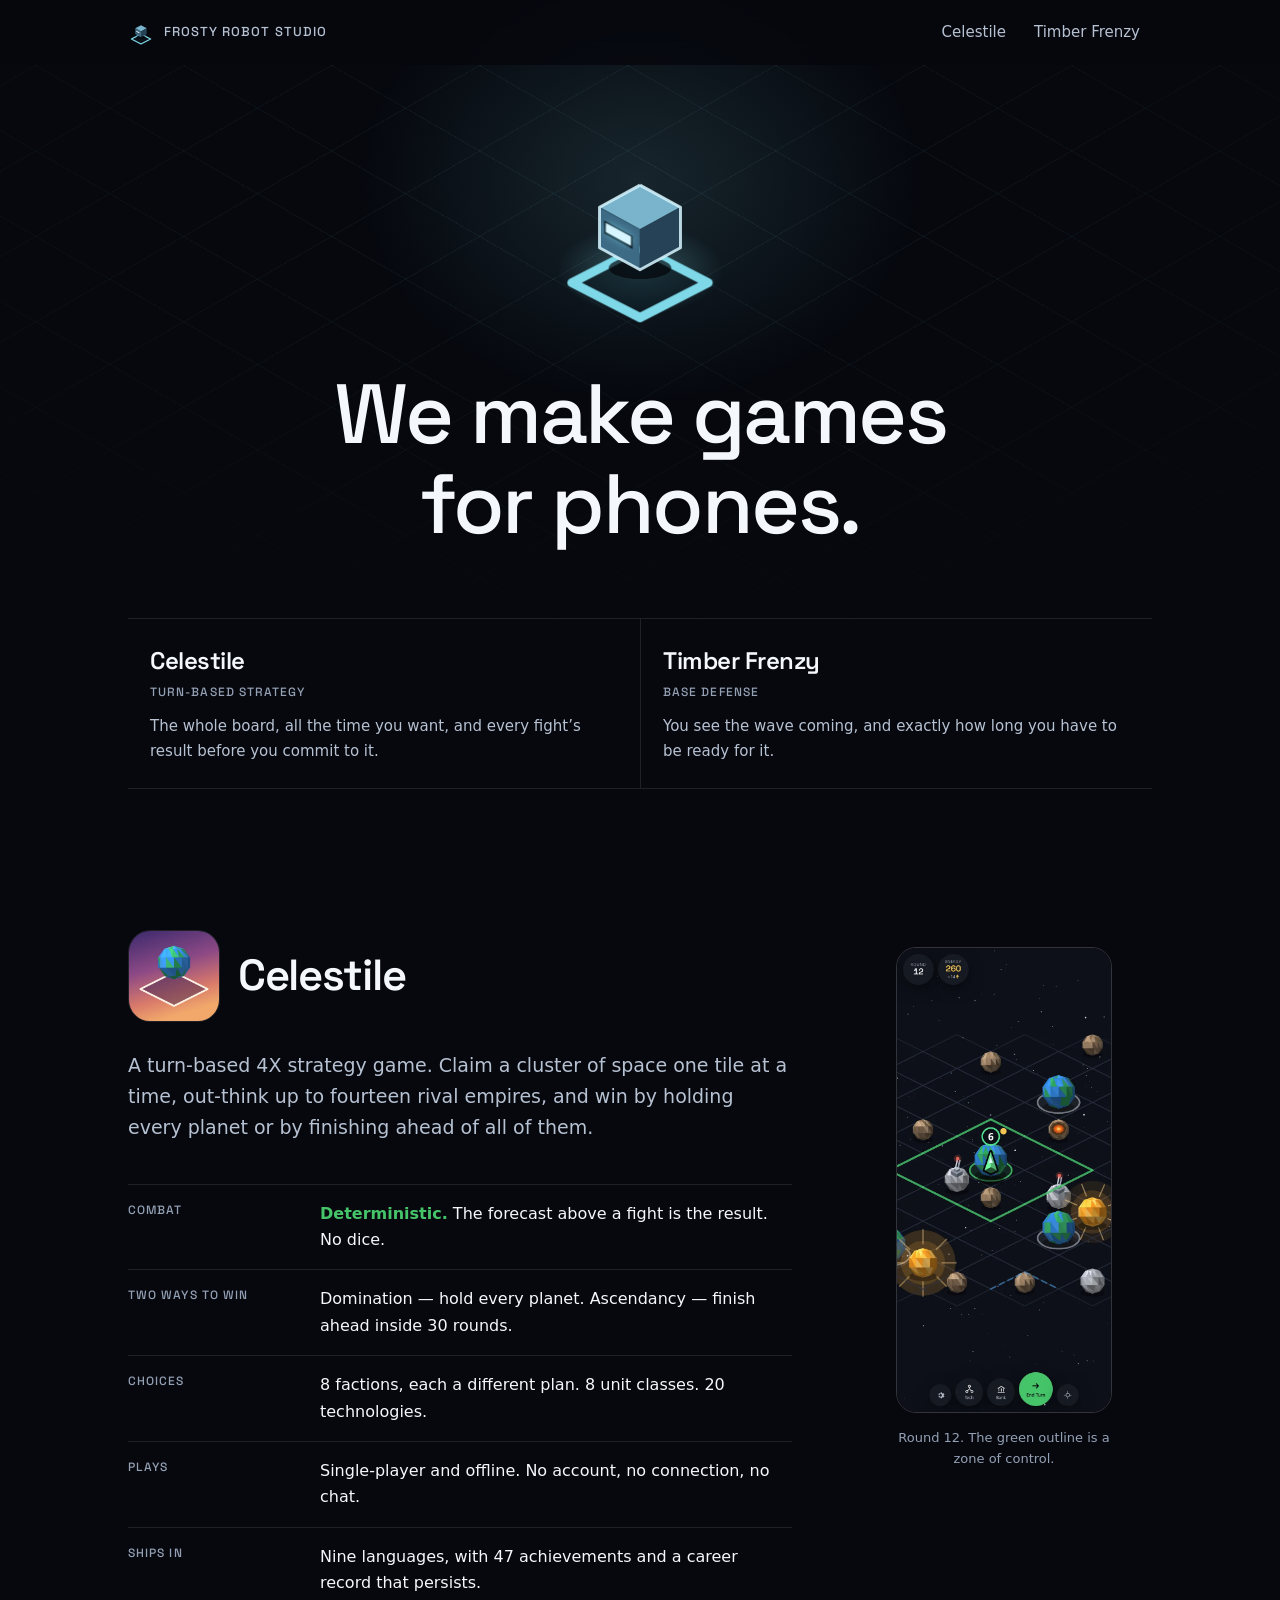
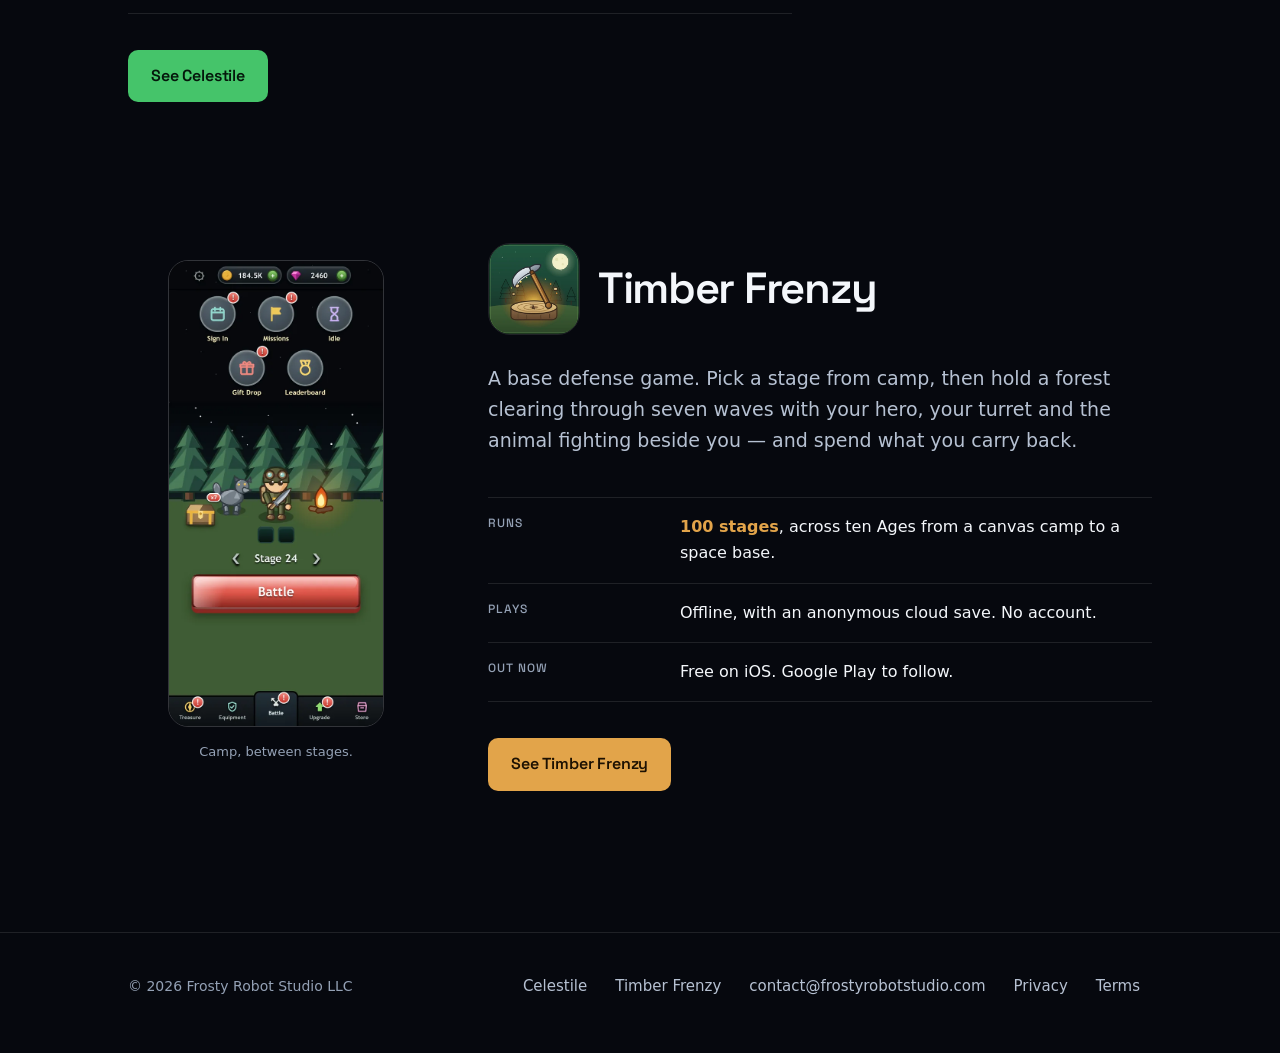
<file: index.html>
<!DOCTYPE html>
<html lang="en">
<head>
<meta charset="utf-8">
<meta name="viewport" content="width=device-width,initial-scale=1">
<title>Frosty Robot Studio — turn-based strategy and base defense games for phones</title>
<meta name="description" content="An independent studio building turn-based strategy and base defense games for phones and tablets. Makers of Celestile and Timber Frenzy.">
<meta name="theme-color" content="#06080e">
<link rel="canonical" href="https://frostyrobotstudio.com/">
<link rel="icon" href="assets/frs-mark.svg" type="image/svg+xml">
<link rel="apple-touch-icon" href="assets/frs-mark-180.png">
<meta property="og:type" content="website">
<meta property="og:title" content="Frosty Robot Studio">
<meta property="og:description" content="Turn-based strategy and base defense games for phones and tablets. Makers of Celestile.">
<meta property="og:url" content="https://frostyrobotstudio.com/">
<meta property="og:image" content="https://frostyrobotstudio.com/assets/og-studio.png">
<meta property="og:image:width" content="1200">
<meta property="og:image:height" content="630">
<meta name="twitter:card" content="summary_large_image">
<!-- No <link rel="preload"> for the display face on purpose: a font preload
     must be crossorigin, and a crossorigin fetch from a file:// origin is
     blocked, which would put a CORS error in the console every time the site is
     opened from disk. The brief asks for a self-contained page that works
     offline, and 22 KB with font-display:swap costs one brief flash. -->
<link rel="stylesheet" href="site.css">
<style>
/* ---------------------------------------------------------------------------
   The studio page. One authored moment — the mark assembling itself — and then
   quiet, precise structure underneath it.
   --------------------------------------------------------------------------- */

/* --- hero ----------------------------------------------------------------
   The shell is in site.css; this page only supplies the colour of the light
   the mark stands under. */

.hero {
  --hero-light: #7fd8e824;
}

.hero-mark {
  width: clamp(132px, 16vw, 184px);
  height: auto;
  margin: 0 auto clamp(28px, 3.4vw, 44px);
  overflow: visible;
}

/* Restraint at size: the display face carries the page at 500, not 600. */
.hero h1 {
  font-weight: 500;
  margin-bottom: 22px;
}

/* --- the two kinds ------------------------------------------------------
   The headline's claim, made structural: the real taxonomy of what the studio
   makes, and which product is which. It is a table, not a second navigation
   bar — each product has exactly one link in the header and one in its own
   section below, so this is the only place naming both without linking. */

.kinds {
  display: grid;
  grid-template-columns: 1fr 1fr;
  margin-top: clamp(44px, 5.5vw, 68px);
  border-top: 1px solid var(--hairline);
  border-bottom: 1px solid var(--hairline);
  text-align: left;
}

.kinds > div {
  padding: 22px 22px 24px;
}

.kinds > div + div {
  border-left: 1px solid var(--hairline);
}

.kind__name {
  display: block;
  font-family: var(--font-display);
  font-size: clamp(1.125rem, 2vw, 1.5rem);
  font-weight: 600;
  letter-spacing: -0.02em;
  color: var(--hi);
}

.kind__kind {
  display: block;
  margin-top: 2px;
}

.kind__what {
  margin-top: 12px;
  font-size: 0.9375rem;
  color: var(--mid);
}

@media (max-width: 560px) {
  .kinds {
    grid-template-columns: 1fr;
  }

  .kinds > div + div {
    border-left: 0;
    border-top: 1px solid var(--hairline);
  }
}

/* --- the Celestile panel -------------------------------------------------
   Text on the left, the game itself on the right. A studio page that shows no
   game is just an assertion. */

.product__grid {
  display: grid;
  gap: clamp(44px, 5vw, 72px);
  align-items: start;
}

@media (min-width: 920px) {
  .product__grid {
    grid-template-columns: minmax(0, 1fr) 296px;
  }
}

.product__shot img {
  width: 100%;
  max-width: 296px;
  margin-inline: auto;
}

.product__shot figcaption {
  margin-top: 14px;
  text-align: center;
  font-size: 0.8125rem;
  color: var(--low);
}

.product__head {
  display: flex;
  align-items: center;
  gap: 18px;
  flex-wrap: wrap;
}

.product__icon {
  width: 92px;
  height: 92px;
  flex: none;
  border-radius: var(--radius-icon);
  border: 1px solid var(--hairline);
}

.product__lede {
  margin-top: 28px;
  font-size: clamp(1.0625rem, 1.5vw, 1.1875rem);
  color: var(--mid);
}

/* The spec list. Hairline rows with a fixed key column: a measuring device,
   which is what this page's whole visual language is built from. */
.spec {
  margin: 40px 0 0;
  border-top: 1px solid var(--hairline);
}

.spec__row {
  display: grid;
  grid-template-columns: 168px 1fr;
  gap: 4px 24px;
  padding: 16px 0;
  border-bottom: 1px solid var(--hairline);
}

.spec__row dt {
  margin: 0;
}

.spec__row dd {
  margin: 0;
  color: var(--hi);
  font-size: 1rem;
}

/* Each product section sets --product-accent to its own colour; green is the
   default because Celestile is the section that comes first. */
.spec__row dd b {
  color: var(--product-accent, var(--celestile));
  font-weight: 600;
}

@media (max-width: 560px) {
  .spec__row {
    grid-template-columns: 1fr;
    padding: 14px 0;
  }
}

.product__actions {
  margin-top: 36px;
}

/* Timber Frenzy is a peer of Celestile now that it has a page, so it reuses
   the same grid with the shot on the other side. Only the accent differs:
   `--celestile` green above, `--timber` amber here, applied by re-pointing the
   one token the section's emphasis reads from rather than by writing a second
   set of rules. */

@media (min-width: 920px) {
  .product__grid--flip {
    grid-template-columns: 296px minmax(0, 1fr);
  }
}

/* Below the breakpoint the grid is one column and source order wins, which
   would put the screenshot above the heading it belongs to. */
@media (max-width: 919px) {
  .product__grid--flip .product__shot {
    order: 2;
  }
}

.product--timber {
  --product-accent: var(--timber);
}

/* --- the mark's motion ---------------------------------------------------
   One orchestrated sequence, roughly a second, once per load. The base state
   is the finished mark and every keyframe supplies only the "from", so if
   animation is switched off entirely the mark is still correct. */

@keyframes markDraw {
  from { stroke-dashoffset: var(--len); }
}

@keyframes markFace {
  from { opacity: 0; transform: translate(var(--fx), var(--fy)); }
}

@keyframes markFade {
  from { opacity: 0; }
}

/* A double blink rather than one flicker: a single dip at this speed reads as
   a dropped frame, two reads as an eye. Both dips sit in the last ~12% of the
   cycle so the visor is simply lit the rest of the time. */
@keyframes visorBlink {
  0%, 88%, 100% { opacity: 1; }
  90% { opacity: 0.06; }
  92.5% { opacity: 1; }
  95% { opacity: 0.06; }
  97.5% { opacity: 1; }
}

/* The robot breathes. Transform only, so it composites, and the travel is
   small enough to read as idle rather than as a bounce. */
@keyframes markBob {
  50% { transform: translateY(-6px); }
}

.m-tile {
  --len: 167;
  stroke-dasharray: 167;
  animation: markDraw 520ms var(--ease-out) both;
}

.m-tile-fill,
.m-halo {
  animation: markFade 620ms ease 380ms both;
}

.m-face {
  animation: markFace 380ms var(--ease-out) both;
}

.m-face--top { --fx: 0px; --fy: -9px; animation-delay: 180ms; }
.m-face--left { --fx: -9px; --fy: 5px; animation-delay: 240ms; }
.m-face--right { --fx: 9px; --fy: 5px; animation-delay: 300ms; }

.m-shadow {
  animation: markFade 300ms ease 240ms both;
}

/* "Frosty" is a behaviour, not a drawn snowflake: a cold line crystallises
   around the head's silhouette after the volume lands. Hero only — at nav size
   the same 1.6px stroke blows out into a white halo, so assets/frs-mark.svg
   omits it. */
.m-frost {
  --len: 145;
  stroke-dasharray: 145;
  animation: markDraw 620ms var(--ease-out) 520ms both;
}

.m-visor {
  animation: markFade 260ms ease 800ms both;
}

.m-visor__lit {
  animation: visorBlink 4s linear 2.4s infinite;
  filter: drop-shadow(0 0 2.5px #7fd8e8cc);
}

/* Starts after the 1.14s assembly sequence has finished, so the mark lands
   before it begins to idle. Ambient brand motion, not a UI transition — the
   300ms ceiling in animation-standards.md governs feedback, and a 4.4s idle
   loop deliberately sits outside it. */
.hero-mark {
  animation: markBob 4.4s ease-in-out 1.14s infinite;
}

@media (prefers-reduced-motion: reduce) {
  /* Every part lands in its finished state at once and the mark as a whole
     fades up. The !important is required to survive the global duration
     override in site.css, which would otherwise collapse this fade to 0.01ms
     and leave a hard pop.

     The second rule also does the work of switching off the idle bob: it
     replaces that animation on the same element rather than layering a
     cancellation on top of it. Anything added to .hero-mark later is switched
     off here for free — which is the reason to keep the shorthand. */
  .hero-mark * {
    animation: none !important;
  }

  .hero-mark {
    animation: markFade 240ms ease both !important;
  }
}
</style>
</head>
<body>
<div class="nav-sentinel" aria-hidden="true"></div>
<a class="skip" href="#main">Skip to content</a>
<div class="field" aria-hidden="true"></div>

<header class="nav" id="nav">
  <div class="shell nav__inner">
    <a class="brand" href="./" aria-current="page">
      <img class="brand__mark" src="assets/frs-mark.svg" alt="" width="26" height="26">
      Frosty Robot Studio
    </a>
    <!-- Two links, both to real pages. This was one link until Timber Frenzy
         got a page of its own (2026-08-18); the earlier note here argued
         against pointing one item at a page and the other at an anchor, which
         is still right — that is why the second item is a page, not #timber. -->
    <nav class="nav__links" aria-label="Products">
      <a class="nav__link" href="celestile/">Celestile</a>
      <a class="nav__link" href="timber-frenzy/">Timber Frenzy</a>
    </nav>
  </div>
</header>

<main id="main" tabindex="-1">

  <!-- ===== hero ===== -->
  <section class="hero">
    <div class="shell hero__inner">

      <svg class="hero-mark" viewBox="0 0 100 100" aria-hidden="true" focusable="false">
        <defs>
          <radialGradient id="frostHalo" cx="50%" cy="50%" r="50%">
            <stop offset="0%" stop-color="#7fd8e8" stop-opacity="0.32"/>
            <stop offset="100%" stop-color="#7fd8e8" stop-opacity="0"/>
          </radialGradient>
        </defs>
        <ellipse class="m-halo" cx="50" cy="70" rx="46" ry="25" fill="url(#frostHalo)"/>
        <polygon class="m-tile-fill" points="50,58 87,77 50,96 13,77" fill="#0d1c24" fill-opacity="0.6"/>
        <polygon class="m-tile" points="50,58 87,77 50,96 13,77"
                 fill="none" stroke="#7fd8e8" stroke-width="5" stroke-linejoin="round"/>
        <!-- Contact shadow, the device the game's own board draws under every
             world: without it the head hovers instead of resting in the tile. -->
        <ellipse class="m-shadow" cx="50" cy="69" rx="17" ry="6" fill="#04060b" opacity="0.7"/>
        <polygon class="m-face m-face--top" points="50,24 72,36 50,48 28,36" fill="#7ab4cc"/>
        <polygon class="m-face m-face--left" points="28,36 50,48 50,70 28,58" fill="#3d6a85"/>
        <polygon class="m-face m-face--right" points="50,48 72,36 72,58 50,70" fill="#254256"/>
        <path class="m-frost" d="M50 24 L72 36 L72 58 L50 70 L28 58 L28 36 Z"
              fill="none" stroke="#d8f6ff" stroke-width="1.6" stroke-linejoin="round" stroke-opacity="0.85"/>
        <g class="m-visor">
          <polygon points="30.42,43.04 46.04,51.56 46.04,58.76 30.42,50.24" fill="#0b1a24"/>
          <polygon class="m-visor__lit" points="31.41,44.50 45.05,51.94 45.05,56.94 31.41,49.50" fill="#d8f6ff"/>
        </g>
      </svg>

      <!-- The headline carries the platform claim itself, so there is no
           paragraph under it: the table below already names both games and what
           kind each one is, and a sentence between them would only say it
           first, in worse words. -->
      <h1>We make games for phones.</h1>

      <div class="kinds">
        <div>
          <span class="kind__name">Celestile</span>
          <span class="kind__kind label">Turn-based strategy</span>
          <p class="kind__what">The whole board, all the time you want, and every fight&rsquo;s result before you commit to it.</p>
        </div>
        <div>
          <span class="kind__name">Timber Frenzy</span>
          <span class="kind__kind label">Base defense</span>
          <p class="kind__what">You see the wave coming, and exactly how long you have to be ready for it.</p>
        </div>
      </div>

    </div>
  </section>

  <!-- ===== Celestile ===== -->
  <section class="band" id="celestile" aria-labelledby="celestile-h">
    <div class="shell product__grid">
      <div>

        <div class="product__head">
          <img class="product__icon" src="assets/celestile-icon-320.webp"
               alt="Celestile app icon: a low-poly world resting on an isometric tile"
               width="92" height="92" loading="lazy" decoding="async">
          <h2 id="celestile-h">Celestile</h2>
        </div>

        <p class="product__lede">
          A turn-based 4X strategy game. Claim a cluster of space one tile at a
          time, out-think up to fourteen rival empires, and win by holding every
          planet or by finishing ahead of all of them.
        </p>

        <dl class="spec">
          <div class="spec__row">
            <dt class="label">Combat</dt>
            <dd><b>Deterministic.</b> The forecast above a fight is the result. No dice.</dd>
          </div>
          <div class="spec__row">
            <dt class="label">Two ways to win</dt>
            <dd>Domination &mdash; hold every planet. Ascendancy &mdash; finish ahead inside 30 rounds.</dd>
          </div>
          <div class="spec__row">
            <dt class="label">Choices</dt>
            <dd>8 factions, each a different plan. 8 unit classes. 20 technologies.</dd>
          </div>
          <div class="spec__row">
            <dt class="label">Plays</dt>
            <dd>Single-player and offline. No account, no connection, no chat.</dd>
          </div>
          <div class="spec__row">
            <dt class="label">Ships in</dt>
            <dd>Nine languages, with 47 achievements and a career record that persists.</dd>
          </div>
        </dl>

        <!-- One action. Privacy and Terms live in the footer and, prominently,
             on the Celestile page itself; repeating them here would flatten the
             hierarchy of the only thing this section is asking for. -->
        <p class="product__actions">
          <a class="btn btn--celestile" href="celestile/">See Celestile</a>
        </p>

      </div>

      <figure class="product__shot">
        <img class="frame" src="celestile/shots/hero-board.webp"
             alt="A Celestile match in progress: an isometric board of planets, moons and asteroids, with one green zone of control drawn around a claimed world."
             width="720" height="1561" loading="lazy" decoding="async">
        <figcaption>Round 12. The green outline is a zone of control.</figcaption>
      </figure>
    </div>
  </section>

  <!-- ===== Timber Frenzy =====
       Mirrors the Celestile section above rather than inventing a second
       layout: the two products are peers now that both have a page, and the
       shot sits on the opposite side so the pair reads as a spread. -->
  <section id="timber-frenzy" class="band product--timber" aria-labelledby="timber-h">
    <div class="shell product__grid product__grid--flip">
      <figure class="product__shot">
        <img class="frame" src="timber-frenzy/shots/camp.webp"
             alt="The Timber Frenzy home camp at night: a lit campfire, a wolf companion, a treasure chest, and a stage selector reading Stage 24."
             width="560" height="1217" loading="lazy" decoding="async">
        <figcaption>Camp, between stages.</figcaption>
      </figure>

      <div>
        <div class="product__head">
          <img class="product__icon" src="assets/timber-icon-320.webp"
               alt="Timber Frenzy app icon"
               width="92" height="92" loading="lazy" decoding="async">
          <h2 id="timber-h">Timber Frenzy</h2>
        </div>

        <p class="product__lede">
          A base defense game. Pick a stage from camp, then hold a forest
          clearing through seven waves with your hero, your turret and the
          animal fighting beside you &mdash; and spend what you carry back.
        </p>

        <dl class="spec">
          <div class="spec__row">
            <dt class="label">Runs</dt>
            <dd><b>100 stages</b>, across ten Ages from a canvas camp to a space base.</dd>
          </div>
          <div class="spec__row">
            <dt class="label">Plays</dt>
            <dd>Offline, with an anonymous cloud save. No account.</dd>
          </div>
          <div class="spec__row">
            <dt class="label">Out now</dt>
            <dd>Free on iOS. Google Play to follow.</dd>
          </div>
        </dl>

        <p class="product__actions">
          <a class="btn btn--timber" href="timber-frenzy/">See Timber Frenzy</a>
        </p>
      </div>
    </div>
  </section>

</main>

<footer class="foot">
  <div class="shell foot__inner">
    <p class="foot__note">&copy; 2026 Frosty Robot Studio LLC</p>
    <ul class="foot__links" role="list">
      <li><a href="celestile/">Celestile</a></li>
      <li><a href="timber-frenzy/">Timber Frenzy</a></li>
      <li><a href="mailto:contact@frostyrobotstudio.com">contact@frostyrobotstudio.com</a></li>
      <li><a href="celestile/privacy.html">Privacy</a></li>
      <li><a href="celestile/terms.html">Terms</a></li>
    </ul>
  </div>
</footer>

<script src="site.js" defer></script>
</body>
</html>
</file>
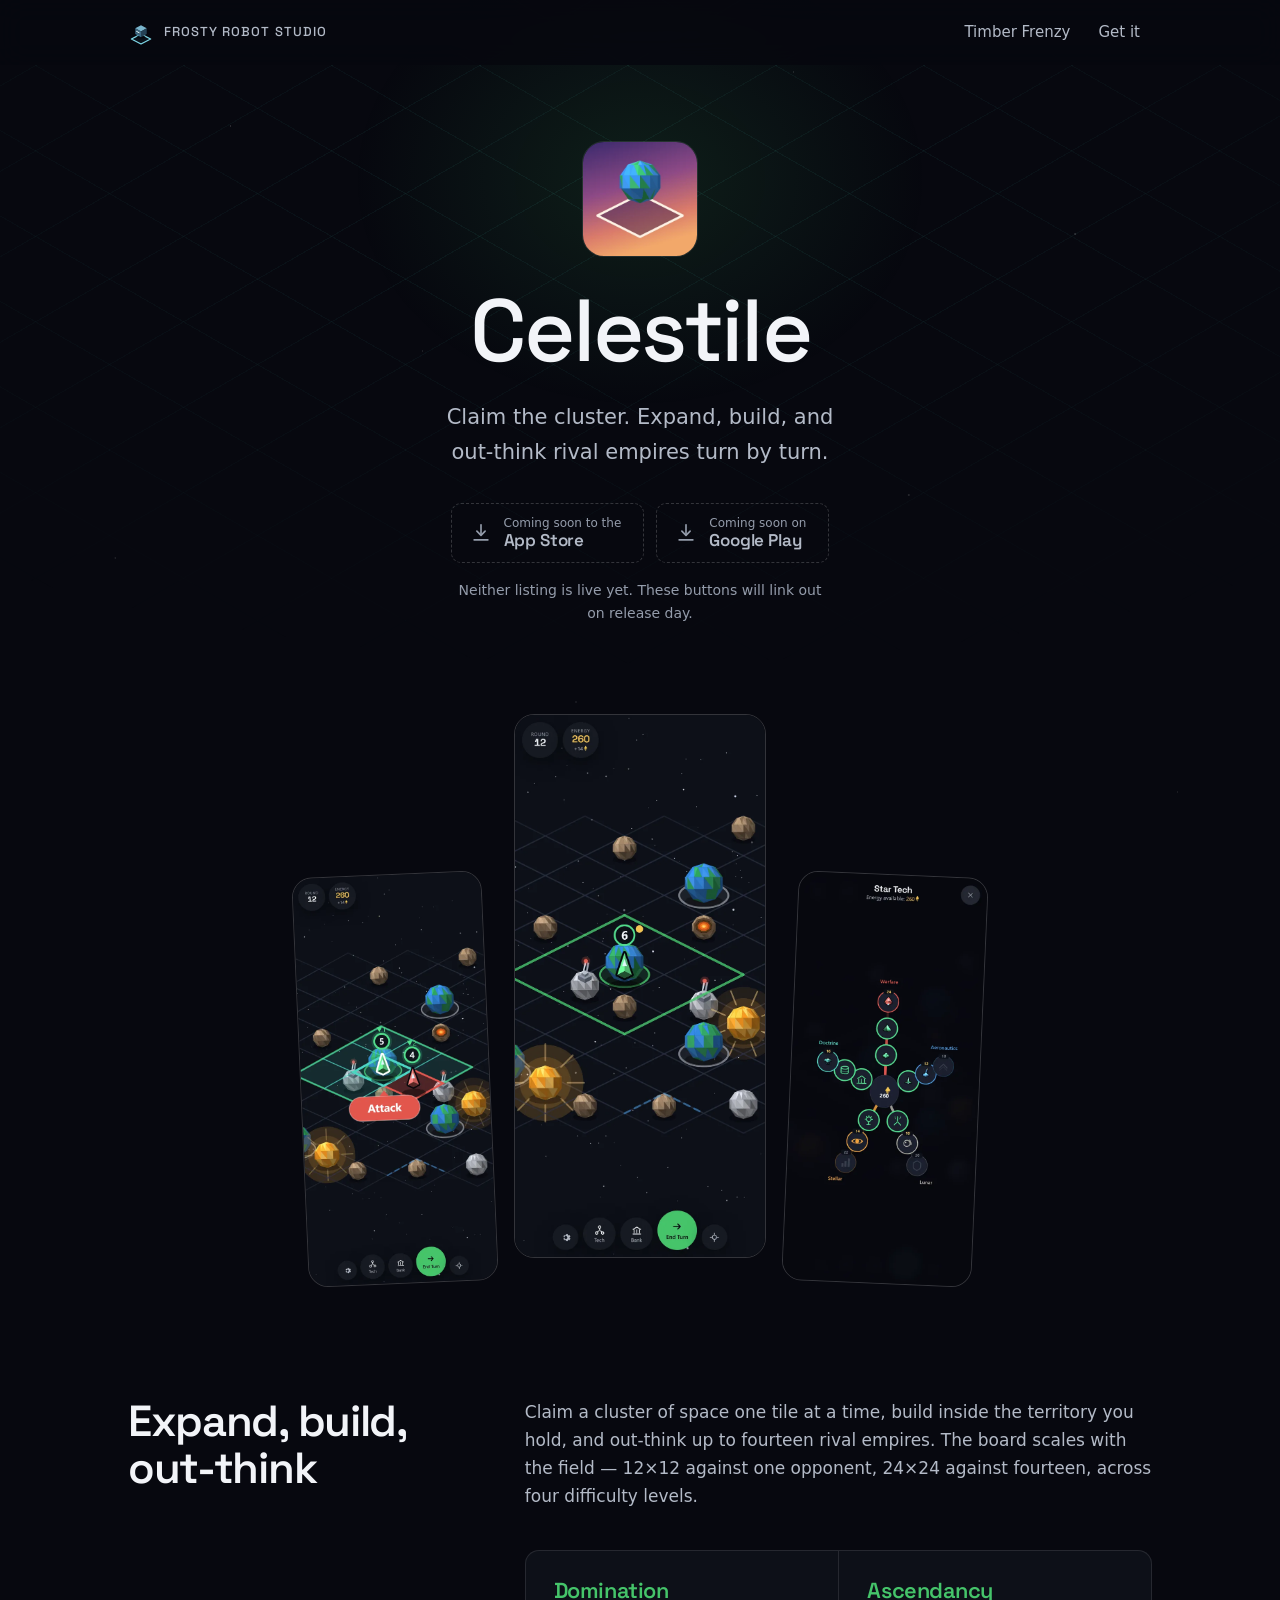
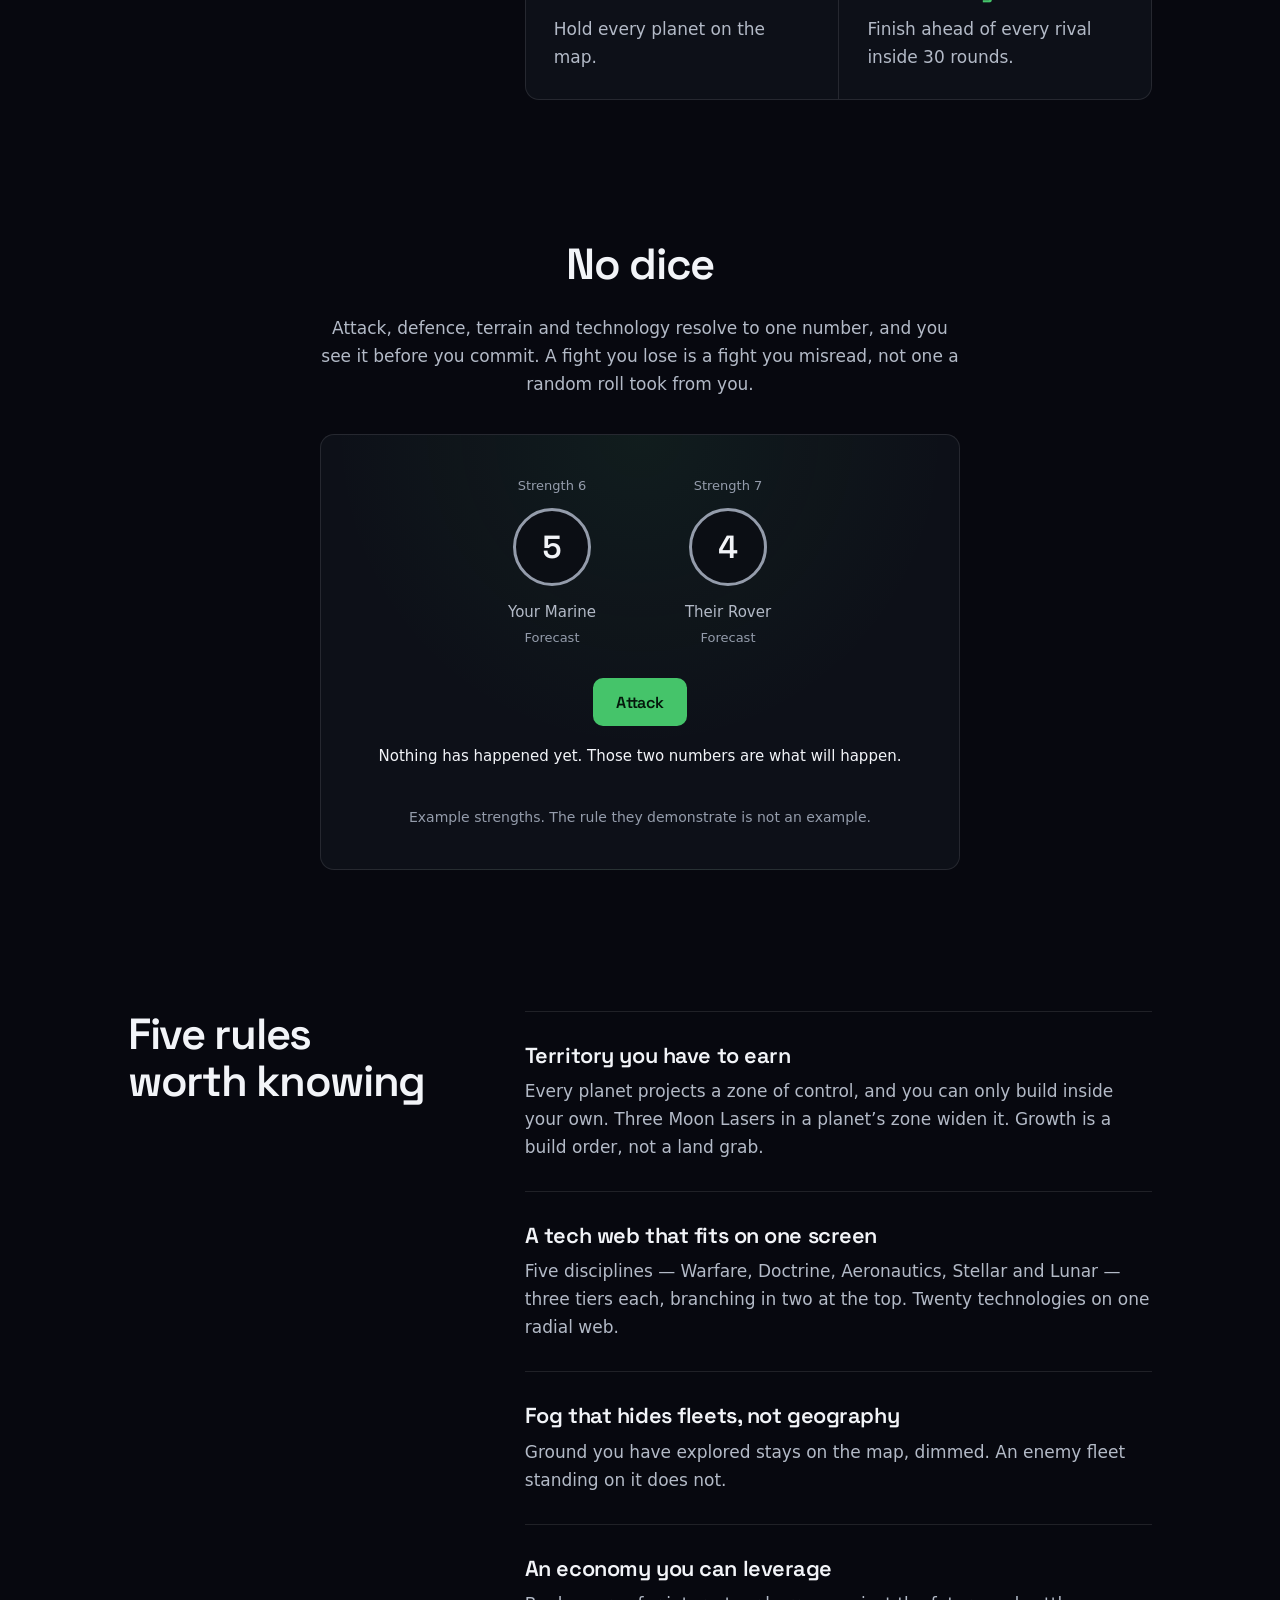
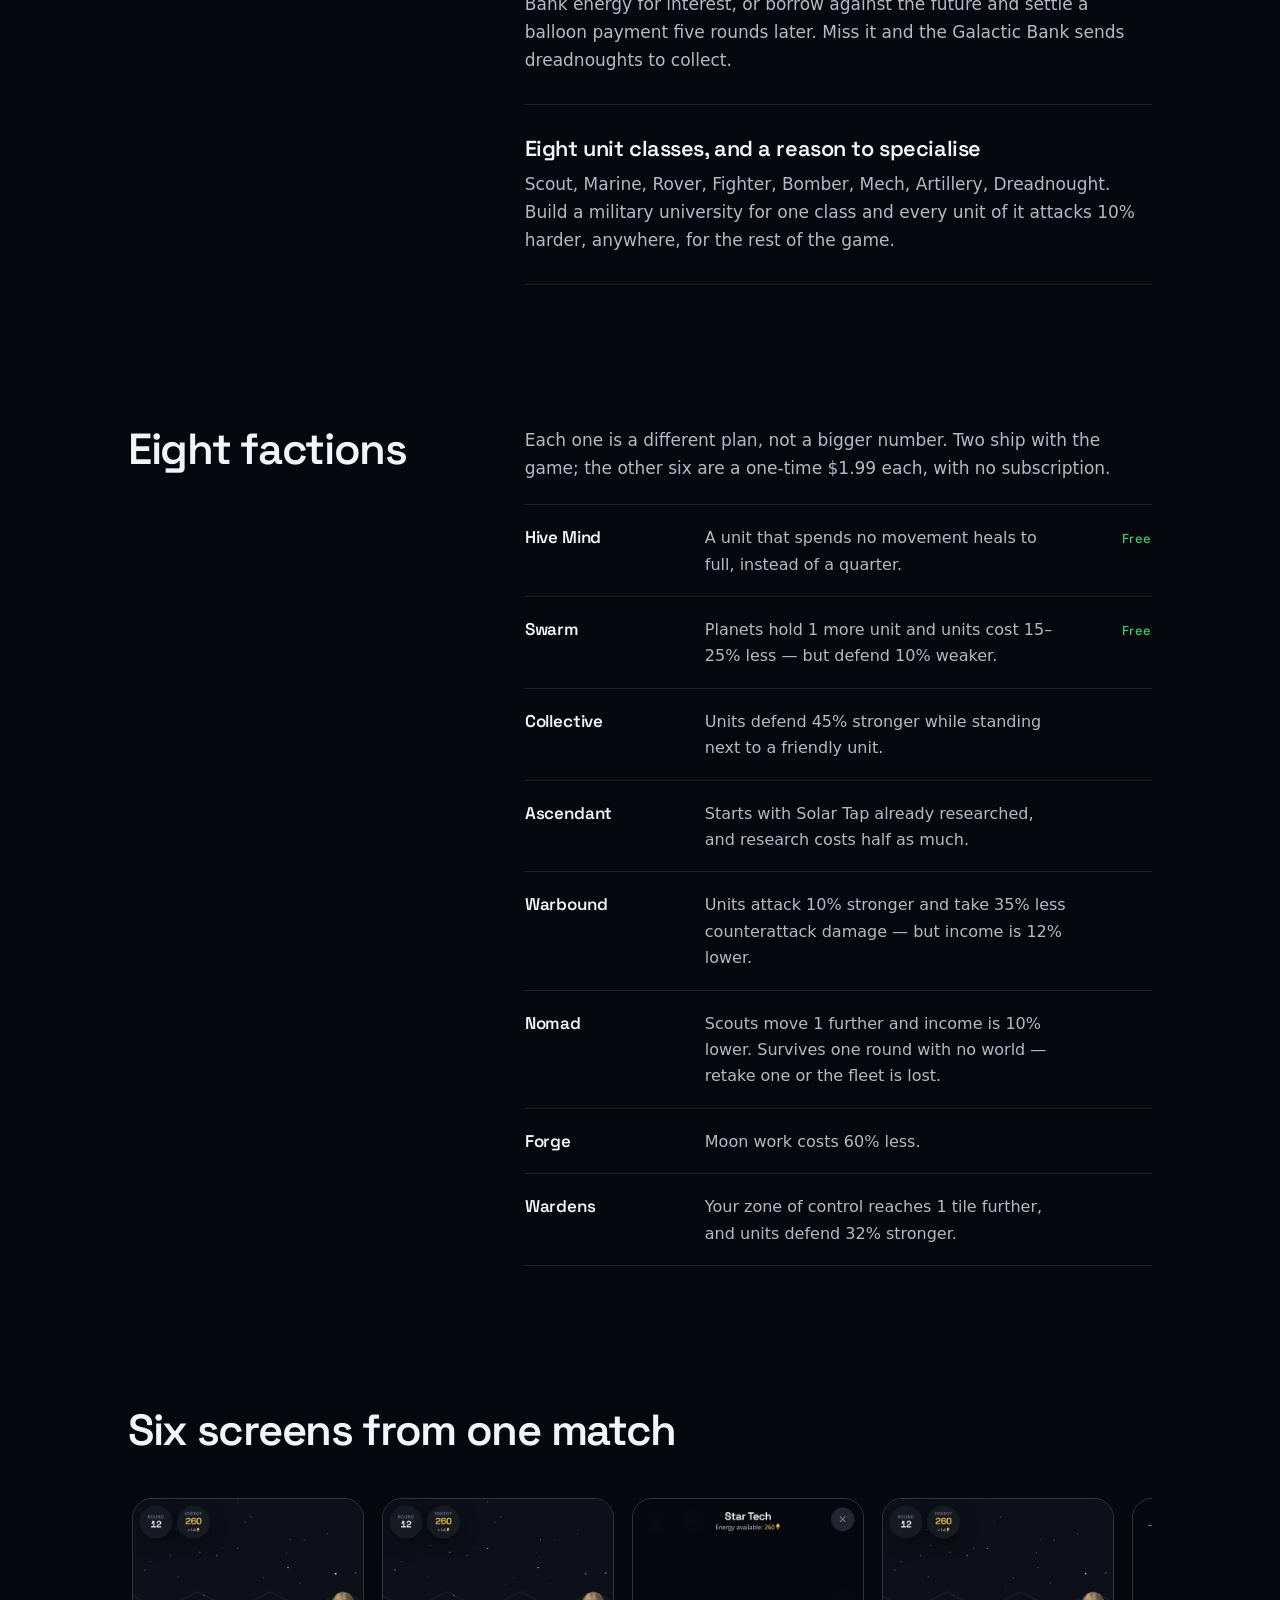
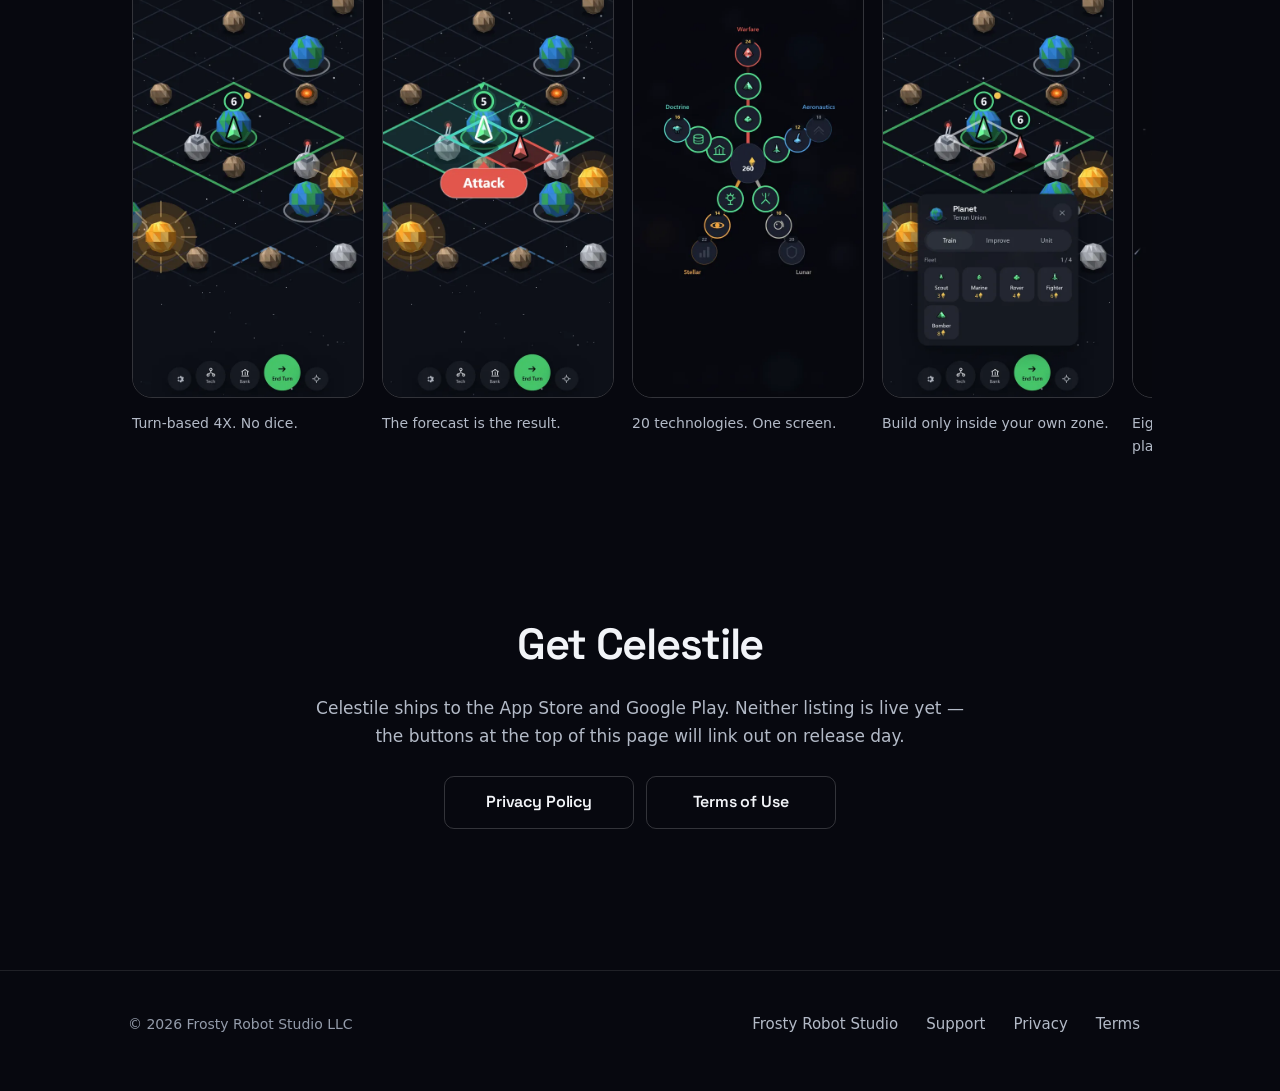
<file: celestile/index.html>
<!DOCTYPE html>
<html lang="en">
<head>
<meta charset="utf-8">
<meta name="viewport" content="width=device-width,initial-scale=1">
<title>Celestile — turn-based 4X strategy with no dice</title>
<meta name="description" content="A turn-based 4X strategy game for phones and tablets. Deterministic combat: the forecast above a fight is exactly what happens. Single-player, offline, no account.">
<meta name="theme-color" content="#07080f">
<link rel="canonical" href="https://frostyrobotstudio.com/celestile/">
<link rel="icon" href="../assets/frs-mark.svg" type="image/svg+xml">
<link rel="apple-touch-icon" href="../assets/celestile-icon-180.png">
<meta property="og:type" content="website">
<meta property="og:title" content="Celestile — turn-based 4X strategy with no dice">
<meta property="og:description" content="Expand across a cluster of space, out-think fourteen rival empires, and never lose a fight to a dice roll. Offline. No account.">
<meta property="og:url" content="https://frostyrobotstudio.com/celestile/">
<meta property="og:image" content="https://frostyrobotstudio.com/assets/og-celestile.png">
<meta property="og:image:width" content="1200">
<meta property="og:image:height" content="630">
<meta name="twitter:card" content="summary_large_image">
<link rel="stylesheet" href="../site.css">
<style>
/* ---------------------------------------------------------------------------
   Celestile. The shared stylesheet is written against role tokens, so this page
   becomes the game simply by re-pointing them at the game's own palette
   (stellar-dominion/src/styles/index.css). Nav, buttons, focus rings, the
   editorial split and the isometric field all follow without an override.
   --------------------------------------------------------------------------- */

:root {
  --bg: #07080f;
  --bg-raised: #0d1018;
  --surface: #181b24;
  --hi: #f2f4f8;
  --mid: #b3bac7;
  --low: #949cab;

  /* Two colours with two jobs, both inherited from the game rather than
     invented here: teal is the interface accent (links, focus, the lattice —
     and what celestile/legal.css already uses on the policy pages), green is
     the player's own colour and so the colour of anything acting on their
     behalf. The green is --celestile from site.css and is not redeclared. */
  --accent: #4ad6c4;
  --foe: #e2564d;

  /* The three grounds the forecast rings sit on: unresolved, settled in your
     favour, settled in theirs. Named rather than written as literals at the
     call site (slop gate 42), so the pair of resolved states stays visibly
     derived from --celestile and --foe rather than drifting off them. */
  --ring-ground: #0b0e14;
  --ring-ground-win: #0d1b13;
  --ring-ground-foe: #1c0f0e;
}

/* Deep space, drawn the way the game draws it: a few faint stars over the void,
   not a texture library. Fixed, so it does not scroll like wallpaper. */
.stars {
  position: fixed;
  inset: 0;
  z-index: -2;
  pointer-events: none;
  opacity: 0.5;
  background-image:
    radial-gradient(1px 1px at 18% 14%, #ffffff90, transparent),
    radial-gradient(1px 1px at 62% 8%, #ffffff70, transparent),
    radial-gradient(1.5px 1.5px at 84% 26%, #ffffff80, transparent),
    radial-gradient(1px 1px at 33% 39%, #ffffff60, transparent),
    radial-gradient(1px 1px at 9% 62%, #ffffff70, transparent),
    radial-gradient(1.5px 1.5px at 71% 55%, #ffffff60, transparent),
    radial-gradient(1px 1px at 45% 78%, #ffffff70, transparent),
    radial-gradient(1px 1px at 92% 88%, #ffffff50, transparent);
}

/* --- hero ---------------------------------------------------------------- */

/* The shell is in site.css; this page supplies only the colour of its light. */
.hero {
  --hero-light: #45c46a1f;
}

.hero__icon {
  width: 116px;
  height: 116px;
  margin: 0 auto 26px;
  border-radius: var(--radius-icon);
  border: 1px solid var(--hairline);
}

.hero h1 {
  font-weight: 500;
  font-size: clamp(3rem, 9vw, 5.5rem);
}

.hero__tag {
  margin: 22px auto 0;
  max-width: 34ch;
  font-size: clamp(1.0625rem, 1.7vw, 1.3125rem);
  color: var(--mid);
  text-wrap: balance;
}

/* --- store buttons -------------------------------------------------------
   Drawn here rather than using Apple's or Google's badge artwork: the official
   badges are trademarked assets served from their own hosts, and this site
   makes no external requests. One authored icon on both, same stroke and
   weight, so the pair reads as one system.

   The pending state is a dashed border and a muted icon, with no hover
   affordance and no press feedback — a control that cannot do anything must not
   behave as though it can. */

.stores {
  display: flex;
  flex-wrap: wrap;
  justify-content: center;
  gap: 12px;
  margin-top: 34px;
}

.store {
  display: inline-flex;
  align-items: center;
  gap: 12px;
  min-height: 60px;
  padding: 10px 22px 10px 18px;
  border: 1px solid var(--hairline-strong);
  border-radius: var(--radius-control);
  background: var(--surface);
  color: var(--hi);
  text-decoration: none;
  text-align: left;
  transition: transform 160ms var(--ease-out), border-color 160ms ease;
}

.store[aria-disabled='true'] {
  cursor: default;
  background: transparent;
  border-style: dashed;
}

.store[aria-disabled='true'] .store__icon {
  color: var(--low);
}

.store[aria-disabled='true'] .store__big {
  color: var(--mid);
}

.store:not([aria-disabled='true']):active {
  transform: scale(0.98);
}

/* Latent until launch day, but it ships with the href: press feedback becomes
   a colour change rather than a movement. */
@media (prefers-reduced-motion: reduce) {
  .store:not([aria-disabled='true']):active {
    transform: none;
    border-color: var(--celestile);
  }
}

@media (hover: hover) and (pointer: fine) {
  .store:not([aria-disabled='true']):hover {
    border-color: color-mix(in srgb, var(--celestile) 60%, transparent);
  }
}

.store__icon {
  width: 22px;
  height: 22px;
  flex: none;
  color: var(--celestile);
}

.store__lines {
  display: flex;
  flex-direction: column;
  line-height: 1.2;
}

.store__small {
  font-size: 0.75rem;
  color: var(--low);
}

.store__big {
  font-family: var(--font-display);
  font-size: 1.0625rem;
  font-weight: 600;
  letter-spacing: -0.01em;
}

.stores__note {
  margin: 16px auto 0;
  max-width: 42ch;
  font-size: 0.875rem;
  color: var(--low);
}

/* Two badges of different widths stacking at different x positions is ragged in
   the most looked-at spot on the page. Below 520px they match. */
@media (max-width: 520px) {
  .stores {
    flex-direction: column;
    align-items: stretch;
  }

  .store {
    justify-content: flex-start;
  }
}

/* --- the phone fan -------------------------------------------------------
   Three real frames from one match, not three disconnected marketing shots. */

.fan {
  display: flex;
  align-items: flex-end;
  justify-content: center;
  gap: clamp(10px, 2vw, 24px);
  margin-top: clamp(48px, 7vw, 88px);
}

.fan__side {
  width: 190px;
  transform: translateY(26px) rotate(-2.5deg);
}

.fan__side:last-child {
  transform: translateY(26px) rotate(2.5deg);
}

.fan__main {
  width: 252px;
  position: relative;
  z-index: 1;
}

@media (max-width: 760px) {
  .fan__side {
    display: none;
  }

  .fan__main {
    width: min(258px, 68vw);
  }
}

/* --- win conditions ------------------------------------------------------ */

/* Divided by a real border rather than by the parent showing through a 1px
   gap: forced-colors repaints backgrounds, and the two cells would merge. */
.wins {
  display: grid;
  margin-top: 40px;
  border: 1px solid var(--hairline);
  border-radius: var(--radius-panel);
  overflow: hidden;
  background: var(--bg-raised);
}

@media (min-width: 720px) {
  .wins {
    grid-template-columns: 1fr 1fr;
  }
}

.win {
  padding: 26px 28px 28px;
}

.win + .win {
  border-top: 1px solid var(--hairline);
}

@media (min-width: 720px) {
  .win + .win {
    border-top: 0;
    border-left: 1px solid var(--hairline);
  }
}

.win h3 {
  margin-bottom: 10px;
  color: var(--celestile);
}

.win p {
  color: var(--mid);
}

/* --- the forecast demo ---------------------------------------------------
   The page's authored moment, and the argument for the product.

   The ring holds the number the fight will produce — before and after.
   Pressing Attack changes the word under it from Forecast to Result and
   nothing else: there is no swap, so no window exists in which the panel
   claims an outcome it has not shown, and the value you are asked to check
   never leaves the screen. Repeat presses re-run rather than reset, because a
   reset would read as the fight un-happening; the count beside two unchanged
   numbers is the demonstration. */

.forecast {
  max-width: 640px;
  margin: 36px auto 0;
  padding: clamp(26px, 4vw, 40px);
  border: 1px solid var(--hairline);
  border-radius: var(--radius-panel);
  background:
    radial-gradient(80% 120% at 50% 0%, #45c46a12, transparent 60%),
    var(--bg-raised);
}

.forecast__pods {
  display: flex;
  align-items: flex-start;
  justify-content: center;
  gap: clamp(24px, 7vw, 72px);
  margin: 0;
  padding: 0;
  list-style: none;
}

.pod {
  text-align: center;
  min-width: 104px;
}

.pod__strength {
  display: block;
  margin-bottom: 12px;
  font-size: 0.8125rem;
  color: var(--low);
  font-variant-numeric: tabular-nums;
}

.pod__ring {
  display: grid;
  place-items: center;
  width: 78px;
  height: 78px;
  margin: 0 auto;
  border: 3px solid var(--low);
  border-radius: 50%;
  background: var(--ring-ground);
  font-family: var(--font-display);
  font-size: 2rem;
  font-weight: 600;
  color: var(--hi);
  font-variant-numeric: tabular-nums;
  transition: border-color 260ms var(--ease-out), background-color 260ms ease;
}

.is-resolved .pod__ring {
  border-color: var(--celestile);
  background: var(--ring-ground-win);
}

.is-resolved .pod--foe .pod__ring {
  border-color: var(--foe);
  background: var(--ring-ground-foe);
}

.pod__who {
  display: block;
  margin-top: 14px;
  font-size: 0.9375rem;
  color: var(--mid);
}

.pod__state {
  display: block;
  margin-top: 2px;
  font-size: 0.8125rem;
  color: var(--low);
  transition: color 260ms ease;
}

.is-resolved .pod__state {
  color: var(--celestile);
}

.forecast__act {
  margin-top: 30px;
}

.forecast__status {
  margin: 18px auto 0;
  min-height: 3.3em;
  max-width: 46ch;
  font-size: 0.9375rem;
  color: var(--hi);
}

.forecast__caption {
  margin: 12px auto 0;
  max-width: 46ch;
  font-size: 0.875rem;
  color: var(--low);
}

/* --- feature rows --------------------------------------------------------
   Rows on a rule, not a grid of same-size cards. Each one is a rule of the game
   rather than a benefit adjective. */

.feats {
  border-top: 1px solid var(--hairline);
}

.feat {
  display: grid;
  gap: 8px;
  padding: 30px 0;
  border-bottom: 1px solid var(--hairline);
}

.feat p {
  color: var(--mid);
}

/* --- factions ------------------------------------------------------------ */

.factions {
  border-top: 1px solid var(--hairline);
}

.faction {
  display: grid;
  grid-template-columns: minmax(0, 1fr) auto;
  gap: 4px 24px;
  padding: 18px 0;
  border-bottom: 1px solid var(--hairline);
  align-items: baseline;
}

@media (min-width: 820px) {
  .faction {
    grid-template-columns: 156px minmax(0, 1fr) 62px;
  }
}

.faction__name {
  font-family: var(--font-display);
  font-weight: 600;
  font-size: 1.0625rem;
  color: var(--hi);
  letter-spacing: -0.01em;
}

.faction__what {
  color: var(--mid);
  font-size: 1rem;
}

/* Only the two free rows carry a marker. The one-time price is stated once, in
   the section's lede — printing $1.99 six times is a column of noise. */
.faction__free {
  justify-self: end;
  font-family: var(--font-display);
  font-size: 0.8125rem;
  font-weight: 500;
  letter-spacing: 0.04em;
  color: var(--celestile);
  white-space: nowrap;
}

/* Narrow: name and marker share the first line and the effect wraps beneath.
   Both cells are placed explicitly — pinning only one of them lets grid's
   definite-position pass claim a column the auto items were counting on. */
@media (max-width: 819px) {
  .faction__name {
    grid-area: 1 / 1;
  }

  .faction__free {
    grid-area: 1 / 2;
  }

  .faction__what {
    grid-area: 2 / 1 / 3 / -1;
  }
}

/* --- screenshot rail -----------------------------------------------------
   Scrolls inside itself; the page never scrolls sideways. The clipped card at
   the right edge is the affordance and does not need a sentence explaining it. */

.rail {
  display: flex;
  gap: 18px;
  margin-top: 40px;
  padding: 4px 4px 22px;
  overflow-x: auto;
  scroll-snap-type: x mandatory;
  overscroll-behavior-x: contain;
  scroll-padding-inline: 4px;
  scrollbar-width: thin;
}

.shot {
  flex: none;
  width: 232px;
  scroll-snap-align: start;
  margin: 0;
}

.shot img {
  width: 232px;
}

.shot figcaption {
  margin-top: 14px;
  font-size: 0.875rem;
  color: var(--mid);
}

/* --- forced colours ------------------------------------------------------
   Windows High Contrast repaints every colour but leaves background-image
   alone, so shapes drawn with a background vanish while decorative gradients
   survive as noise. Both halves need saying. */

@media (forced-colors: active) {
  .stars {
    display: none;
  }

  .store[aria-disabled='true'] {
    border-color: GrayText;
  }
}

/* --- closing block ------------------------------------------------------- */

.close__line {
  margin-inline: auto;
  max-width: 48ch;
  color: var(--mid);
}

.legal-actions {
  display: flex;
  flex-wrap: wrap;
  justify-content: center;
  gap: 12px;
}

.legal-actions .btn {
  min-width: 190px;
}
</style>
</head>
<body>
<div class="nav-sentinel" aria-hidden="true"></div>
<a class="skip" href="#main">Skip to content</a>
<div class="stars" aria-hidden="true"></div>
<div class="field" aria-hidden="true"></div>

<header class="nav" id="nav">
  <div class="shell nav__inner">
    <a class="brand" href="../">
      <img class="brand__mark" src="../assets/frs-mark.svg" alt="" width="26" height="26">
      Frosty Robot Studio
    </a>
    <!-- Sibling product, then the action for this one. The Timber Frenzy page
         mirrors it exactly, so the two product pages navigate the same way and
         either game is one click from the other. Support stays in the footer,
         where it is on every page rather than only on this one. -->
    <nav class="nav__links" aria-label="Products">
      <a class="nav__link" href="../timber-frenzy/">Timber Frenzy</a>
      <a class="nav__link" href="#get">Get it</a>
    </nav>
  </div>
</header>

<main id="main" tabindex="-1">

  <!-- ===== hero ===== -->
  <section class="hero">
    <div class="shell hero__inner">
      <img class="hero__icon" src="../assets/celestile-icon-320.webp"
           alt="Celestile app icon: a low-poly world resting on an isometric tile"
           width="116" height="116" decoding="async">
      <h1>Celestile</h1>
      <p class="hero__tag">
        Claim the cluster. Expand, build, and out&#8209;think rival empires turn by turn.
      </p>

      <!-- TODO: neither store listing is live yet. At launch, for BOTH links:
           replace href="#" with the real product URL, delete aria-disabled and
           aria-describedby, change "Coming soon to the" / "Coming soon on" to
           "Download on the" / "Get it on", then delete #stores-note and update
           the closing "Get Celestile" paragraph. -->
      <div class="stores">
        <a class="store" href="#" aria-disabled="true" aria-describedby="stores-note">
          <svg class="store__icon" viewBox="0 0 24 24" fill="none" stroke="currentColor"
               stroke-width="1.8" stroke-linecap="round" stroke-linejoin="round" aria-hidden="true" focusable="false">
            <path d="M12 3v11"/><path d="m7.5 10 4.5 4.5 4.5-4.5"/><path d="M4.5 19.5h15"/>
          </svg>
          <span class="store__lines">
            <span class="store__small">Coming soon to the</span>
            <span class="store__big">App Store</span>
          </span>
        </a>
        <a class="store" href="#" aria-disabled="true" aria-describedby="stores-note">
          <svg class="store__icon" viewBox="0 0 24 24" fill="none" stroke="currentColor"
               stroke-width="1.8" stroke-linecap="round" stroke-linejoin="round" aria-hidden="true" focusable="false">
            <path d="M12 3v11"/><path d="m7.5 10 4.5 4.5 4.5-4.5"/><path d="M4.5 19.5h15"/>
          </svg>
          <span class="store__lines">
            <span class="store__small">Coming soon on</span>
            <span class="store__big">Google Play</span>
          </span>
        </a>
      </div>
      <p class="stores__note" id="stores-note">
        Neither listing is live yet. These buttons will link out on release day.
      </p>

      <div class="fan">
        <img class="fan__side frame" src="shots/06-combat.webp"
             alt="An attack forecast in Celestile: two circled numbers showing exactly what each unit will be left with."
             width="560" height="1214" decoding="async">
        <img class="fan__main frame" src="shots/hero-board.webp"
             alt="A Celestile match at round 12: an isometric board of planets, moons and asteroids with a green zone of control drawn around a claimed world."
             width="720" height="1561" fetchpriority="high" decoding="async">
        <img class="fan__side frame" src="shots/04-tech.webp"
             alt="Celestile's technology web: twenty technologies across five disciplines, all on one screen."
             width="560" height="1214" decoding="async">
      </div>
    </div>
  </section>

  <!-- ===== the game ===== -->
  <section class="band" aria-labelledby="game-h">
    <div class="shell split">
      <h2 id="game-h">Expand, build, out-think</h2>
      <div class="split__body">
        <p>
          Claim a cluster of space one tile at a time, build inside the territory
          you hold, and out-think up to fourteen rival empires. The board scales
          with the field &mdash; 12&times;12 against one opponent, 24&times;24
          against fourteen, across four difficulty levels.
        </p>

        <div class="wins">
          <div class="win">
            <h3>Domination</h3>
            <p>Hold every planet on the map.</p>
          </div>
          <div class="win">
            <h3>Ascendancy</h3>
            <p>Finish ahead of every rival inside 30 rounds.</p>
          </div>
        </div>
      </div>
    </div>
  </section>

  <!-- ===== deterministic combat ===== -->
  <section class="band" aria-labelledby="combat-h">
    <div class="shell stage">
      <h2 id="combat-h">No dice</h2>
      <p>
        Attack, defence, terrain and technology resolve to one number, and you
        see it before you commit. A fight you lose is a fight you misread, not
        one a random roll took from you.
      </p>

      <div class="forecast" id="forecast">
        <ul class="forecast__pods" role="list">
          <li class="pod" data-pod>
            <span class="pod__strength">Strength 6</span>
            <span class="pod__ring" data-ring>5</span>
            <span class="pod__who">Your Marine</span>
            <span class="pod__state" data-state>Forecast</span>
          </li>
          <li class="pod pod--foe" data-pod>
            <span class="pod__strength">Strength 7</span>
            <span class="pod__ring" data-ring>4</span>
            <span class="pod__who">Their Rover</span>
            <span class="pod__state" data-state>Forecast</span>
          </li>
        </ul>
        <p class="forecast__act">
          <button class="btn btn--celestile" type="button" data-resolve disabled>Attack</button>
        </p>
        <p class="forecast__status" role="status" data-status>
          Nothing has happened yet. Those two numbers are what will happen.
        </p>
        <p class="forecast__caption">
          Example strengths. The rule they demonstrate is not an example.
        </p>
      </div>
    </div>
  </section>

  <!-- ===== rules ===== -->
  <section class="band" aria-labelledby="rules-h">
    <div class="shell split">
      <h2 id="rules-h">Five rules worth knowing</h2>
      <div class="split__body">
        <div class="feats">
          <div class="feat">
            <h3>Territory you have to earn</h3>
            <p>
              Every planet projects a zone of control, and you can only build
              inside your own. Three Moon Lasers in a planet&rsquo;s zone widen
              it. Growth is a build order, not a land grab.
            </p>
          </div>
          <div class="feat">
            <h3>A tech web that fits on one screen</h3>
            <p>
              Five disciplines &mdash; Warfare, Doctrine, Aeronautics, Stellar
              and Lunar &mdash; three tiers each, branching in two at the top.
              Twenty technologies on one radial web.
            </p>
          </div>
          <div class="feat">
            <h3>Fog that hides fleets, not geography</h3>
            <p>
              Ground you have explored stays on the map, dimmed. An enemy fleet
              standing on it does not.
            </p>
          </div>
          <div class="feat">
            <h3>An economy you can leverage</h3>
            <p>
              Bank energy for interest, or borrow against the future and settle a
              balloon payment five rounds later. Miss it and the Galactic Bank
              sends dreadnoughts to collect.
            </p>
          </div>
          <div class="feat">
            <h3>Eight unit classes, and a reason to specialise</h3>
            <p>
              Scout, Marine, Rover, Fighter, Bomber, Mech, Artillery,
              Dreadnought. Build a military university for one class and every
              unit of it attacks 10% harder, anywhere, for the rest of the game.
            </p>
          </div>
        </div>
      </div>
    </div>
  </section>

  <!-- ===== factions ===== -->
  <section class="band" aria-labelledby="factions-h">
    <div class="shell split">
      <h2 id="factions-h">Eight factions</h2>
      <div class="split__body">
        <p>
          Each one is a different plan, not a bigger number. Two ship with the
          game; the other six are a one-time $1.99 each, with no subscription.
        </p>

        <div class="factions">
          <div class="faction">
            <span class="faction__name">Hive Mind</span>
            <span class="faction__what">A unit that spends no movement heals to full, instead of a quarter.</span>
            <span class="faction__free">Free</span>
          </div>
          <div class="faction">
            <span class="faction__name">Swarm</span>
            <span class="faction__what">Planets hold 1 more unit and units cost 15&ndash;25% less &mdash; but defend 10% weaker.</span>
            <span class="faction__free">Free</span>
          </div>
          <div class="faction">
            <span class="faction__name">Collective</span>
            <span class="faction__what">Units defend 45% stronger while standing next to a friendly unit.</span>
            <span></span>
          </div>
          <div class="faction">
            <span class="faction__name">Ascendant</span>
            <span class="faction__what">Starts with Solar Tap already researched, and research costs half as much.</span>
            <span></span>
          </div>
          <div class="faction">
            <span class="faction__name">Warbound</span>
            <span class="faction__what">Units attack 10% stronger and take 35% less counterattack damage &mdash; but income is 12% lower.</span>
            <span></span>
          </div>
          <div class="faction">
            <span class="faction__name">Nomad</span>
            <span class="faction__what">Scouts move 1 further and income is 10% lower. Survives one round with no world &mdash; retake one or the fleet is lost.</span>
            <span></span>
          </div>
          <div class="faction">
            <span class="faction__name">Forge</span>
            <span class="faction__what">Moon work costs 60% less.</span>
            <span></span>
          </div>
          <div class="faction">
            <span class="faction__name">Wardens</span>
            <span class="faction__what">Your zone of control reaches 1 tile further, and units defend 32% stronger.</span>
            <span></span>
          </div>
        </div>
      </div>
    </div>
  </section>

  <!-- ===== screenshots ===== -->
  <section class="band" aria-labelledby="shots-h">
    <div class="shell">
      <h2 id="shots-h">Six screens from one match</h2>

      <div class="rail" tabindex="0" role="group" aria-label="Celestile screenshots, scrollable">
        <figure class="shot">
          <img class="frame" src="shots/03-board.webp" width="560" height="1214" loading="lazy" decoding="async"
               alt="The board at round 12, with a green zone of control drawn around a claimed world.">
          <figcaption>Turn-based 4X. No dice.</figcaption>
        </figure>
        <figure class="shot">
          <img class="frame" src="shots/06-combat.webp" width="560" height="1214" loading="lazy" decoding="async"
               alt="An attack forecast: two circled numbers above the units, and the Attack button.">
          <figcaption>The forecast is the result.</figcaption>
        </figure>
        <figure class="shot">
          <img class="frame" src="shots/04-tech.webp" width="560" height="1214" loading="lazy" decoding="async"
               alt="The radial technology web, all twenty technologies visible at once.">
          <figcaption>20 technologies. One screen.</figcaption>
        </figure>
        <figure class="shot">
          <img class="frame" src="shots/07-production.webp" width="560" height="1214" loading="lazy" decoding="async"
               alt="A home world's production panel, with unit costs listed.">
          <figcaption>Build only inside your own zone.</figcaption>
        </figure>
        <figure class="shot">
          <img class="frame" src="shots/02-factions.webp" width="560" height="1214" loading="lazy" decoding="async"
               alt="The eight-faction roster, two unlocked and six locked.">
          <figcaption>Eight factions. Eight different plans.</figcaption>
        </figure>
        <figure class="shot">
          <img class="frame" src="shots/08-achievements.webp" width="560" height="1214" loading="lazy" decoding="async"
               alt="The achievements screen, partly earned.">
          <figcaption>47 achievements. Records that persist.</figcaption>
        </figure>
      </div>
    </div>
  </section>

  <!-- The "What you get" section was removed on 2026-08-18. Its ad disclosure
       was checked first, not assumed disposable: support.html already states the
       interstitial policy in full under "Ads" — one ad, only after the day's
       first two matches, none at all in the EEA, UK and Switzerland. That page
       is now the single source for it. Do not remove it from there. -->

  <!-- ===== get it ===== -->
  <section class="band" id="get" aria-labelledby="get-h">
    <div class="shell stage">
      <h2 id="get-h">Get Celestile</h2>
      <p class="close__line">
        Celestile ships to the App Store and Google Play. Neither listing is live
        yet &mdash; the buttons at the top of this page will link out on release
        day.
      </p>

      <div class="legal-actions">
        <a class="btn btn--ghost" href="privacy.html">Privacy Policy</a>
        <a class="btn btn--ghost" href="terms.html">Terms of Use</a>
      </div>
    </div>
  </section>

</main>

<footer class="foot">
  <div class="shell foot__inner">
    <p class="foot__note">&copy; 2026 Frosty Robot Studio LLC</p>
    <ul class="foot__links" role="list">
      <li><a href="../">Frosty Robot Studio</a></li>
      <li><a href="support.html">Support</a></li>
      <li><a href="privacy.html">Privacy</a></li>
      <li><a href="terms.html">Terms</a></li>
    </ul>
  </div>
</footer>

<script src="../site.js" defer></script>
</body>
</html>
</file>
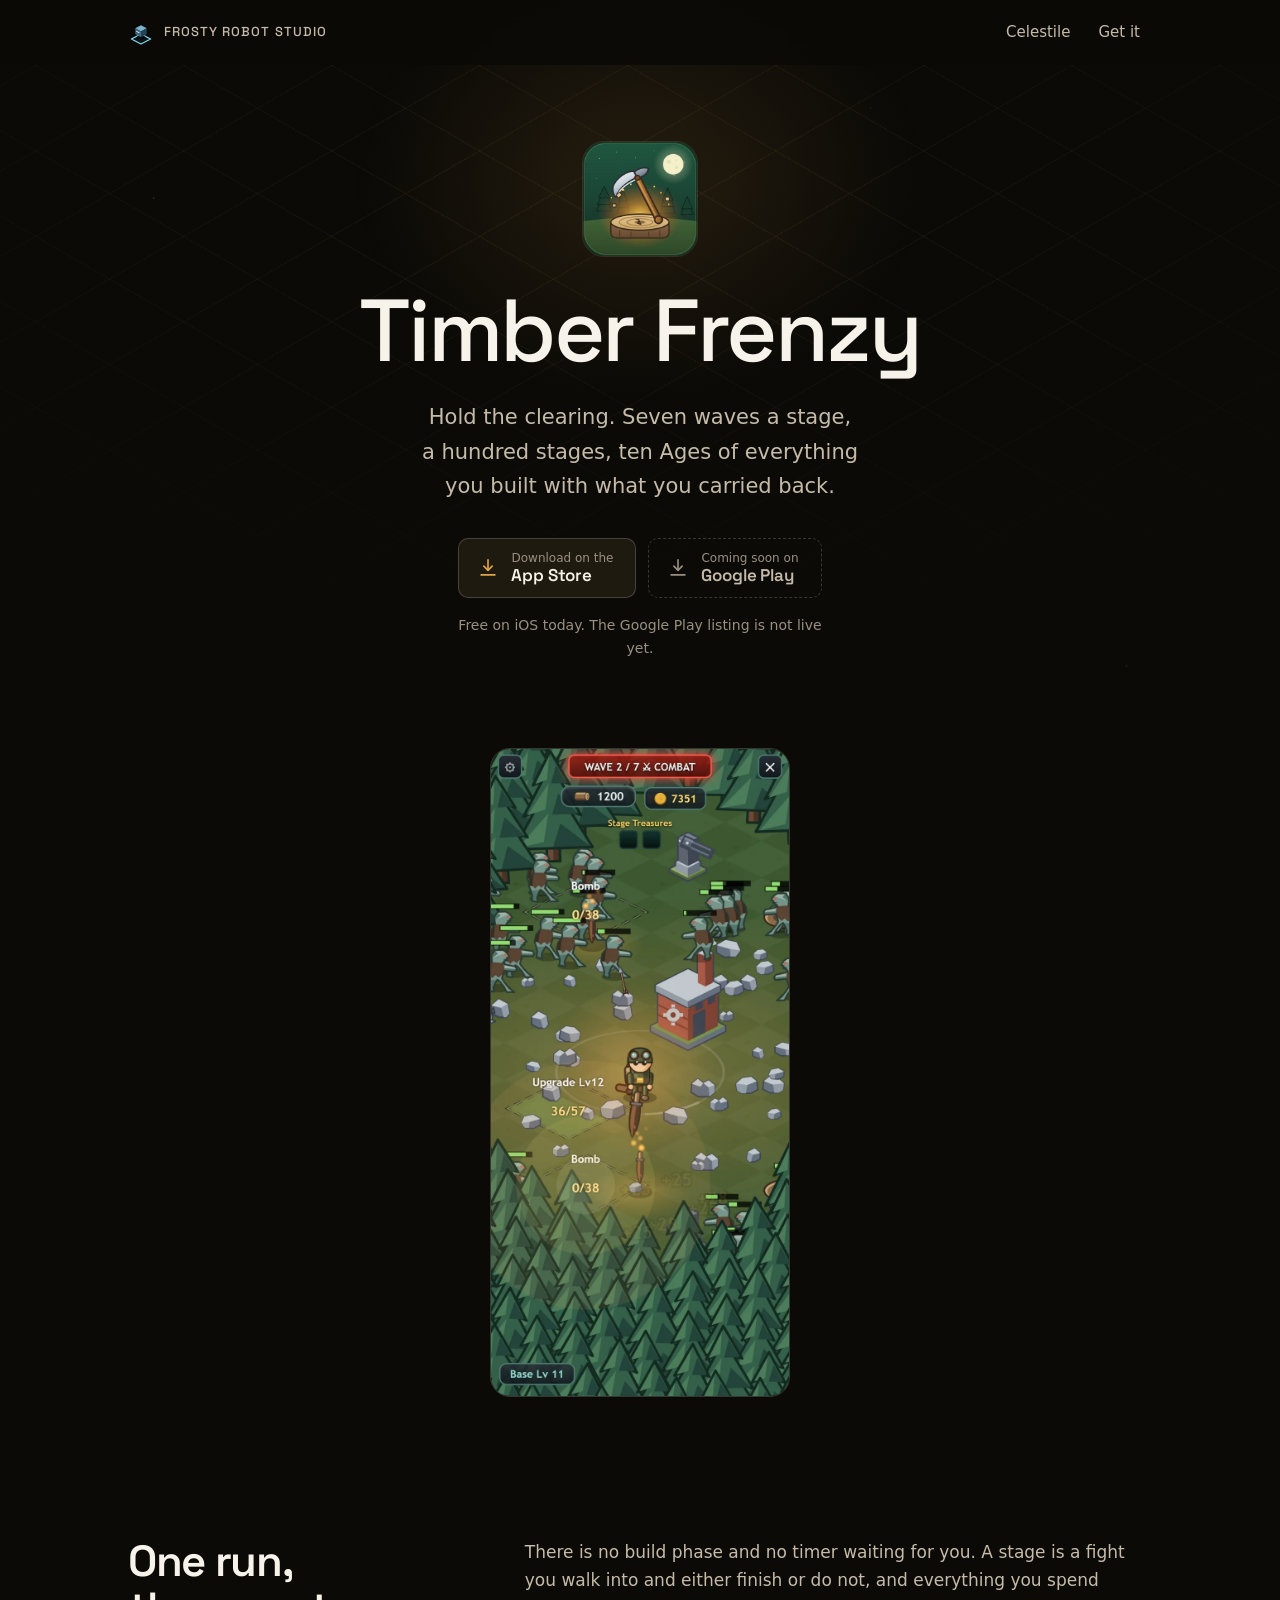
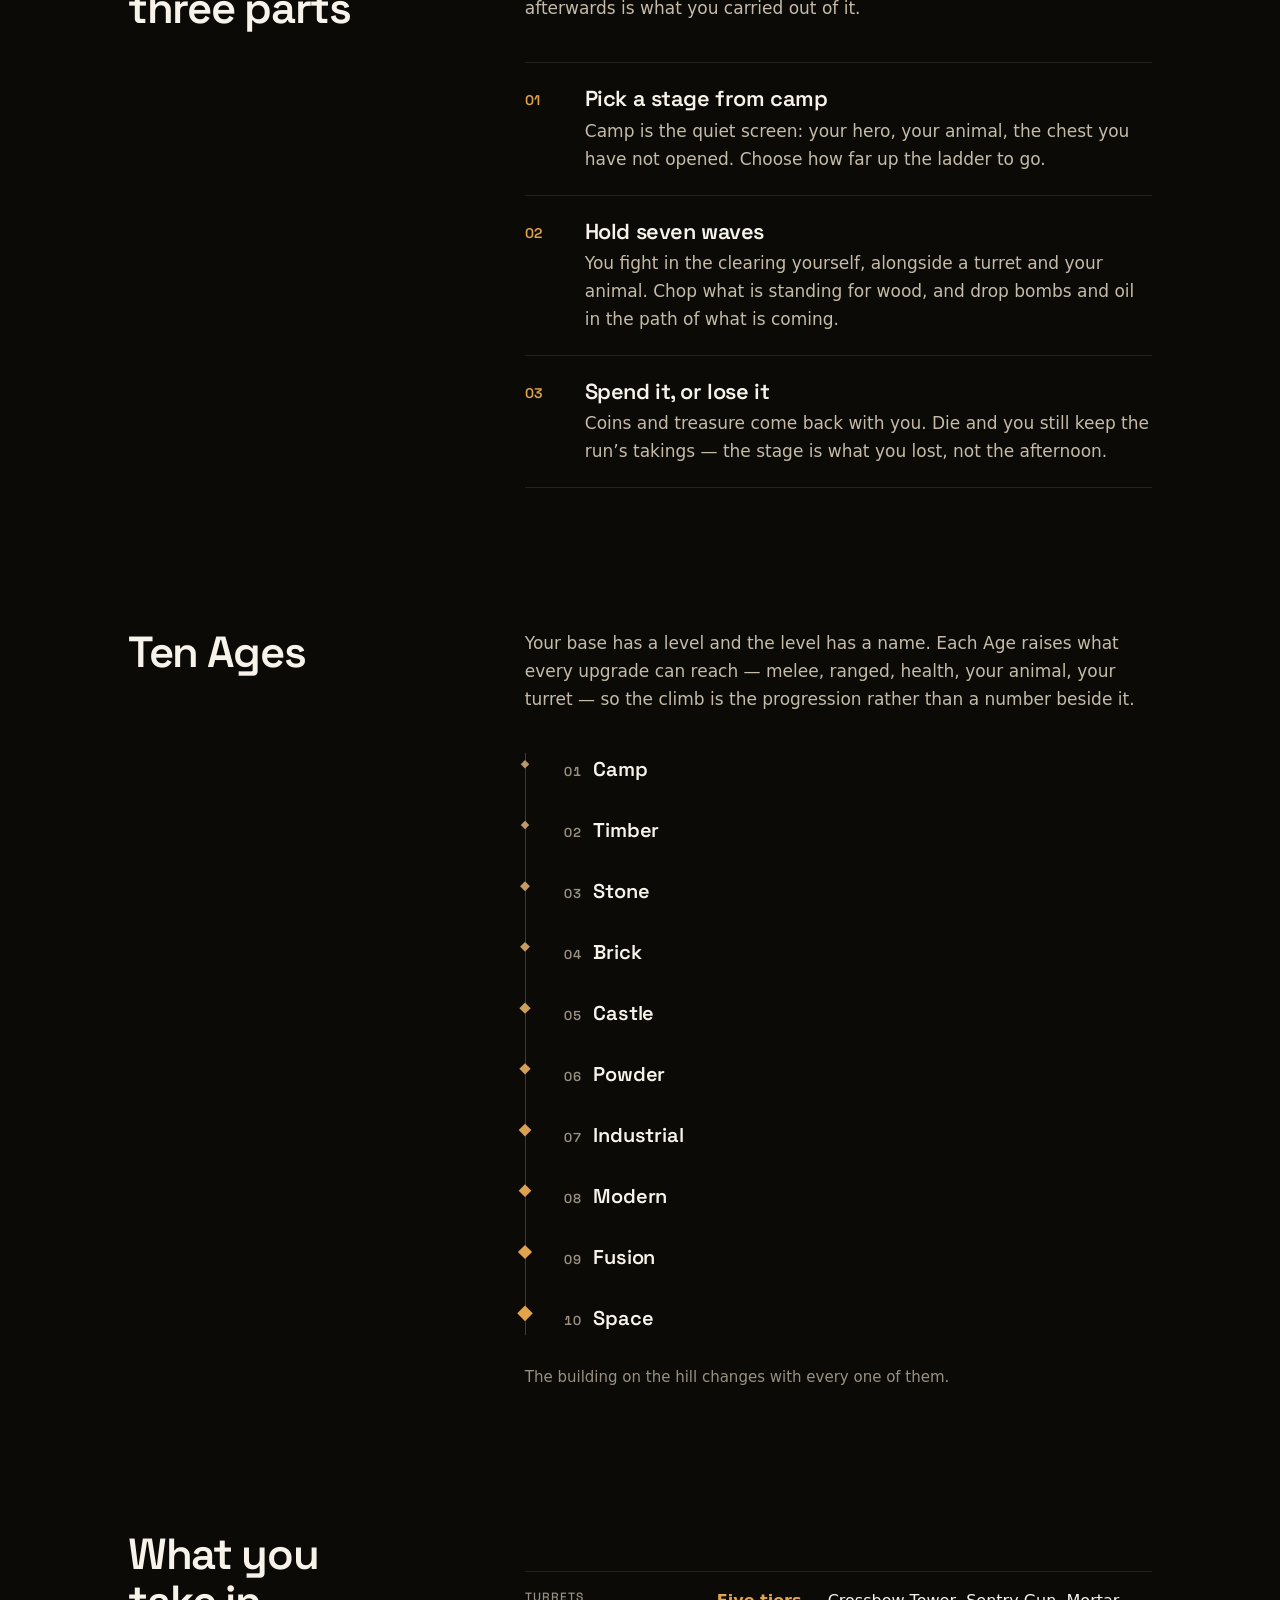
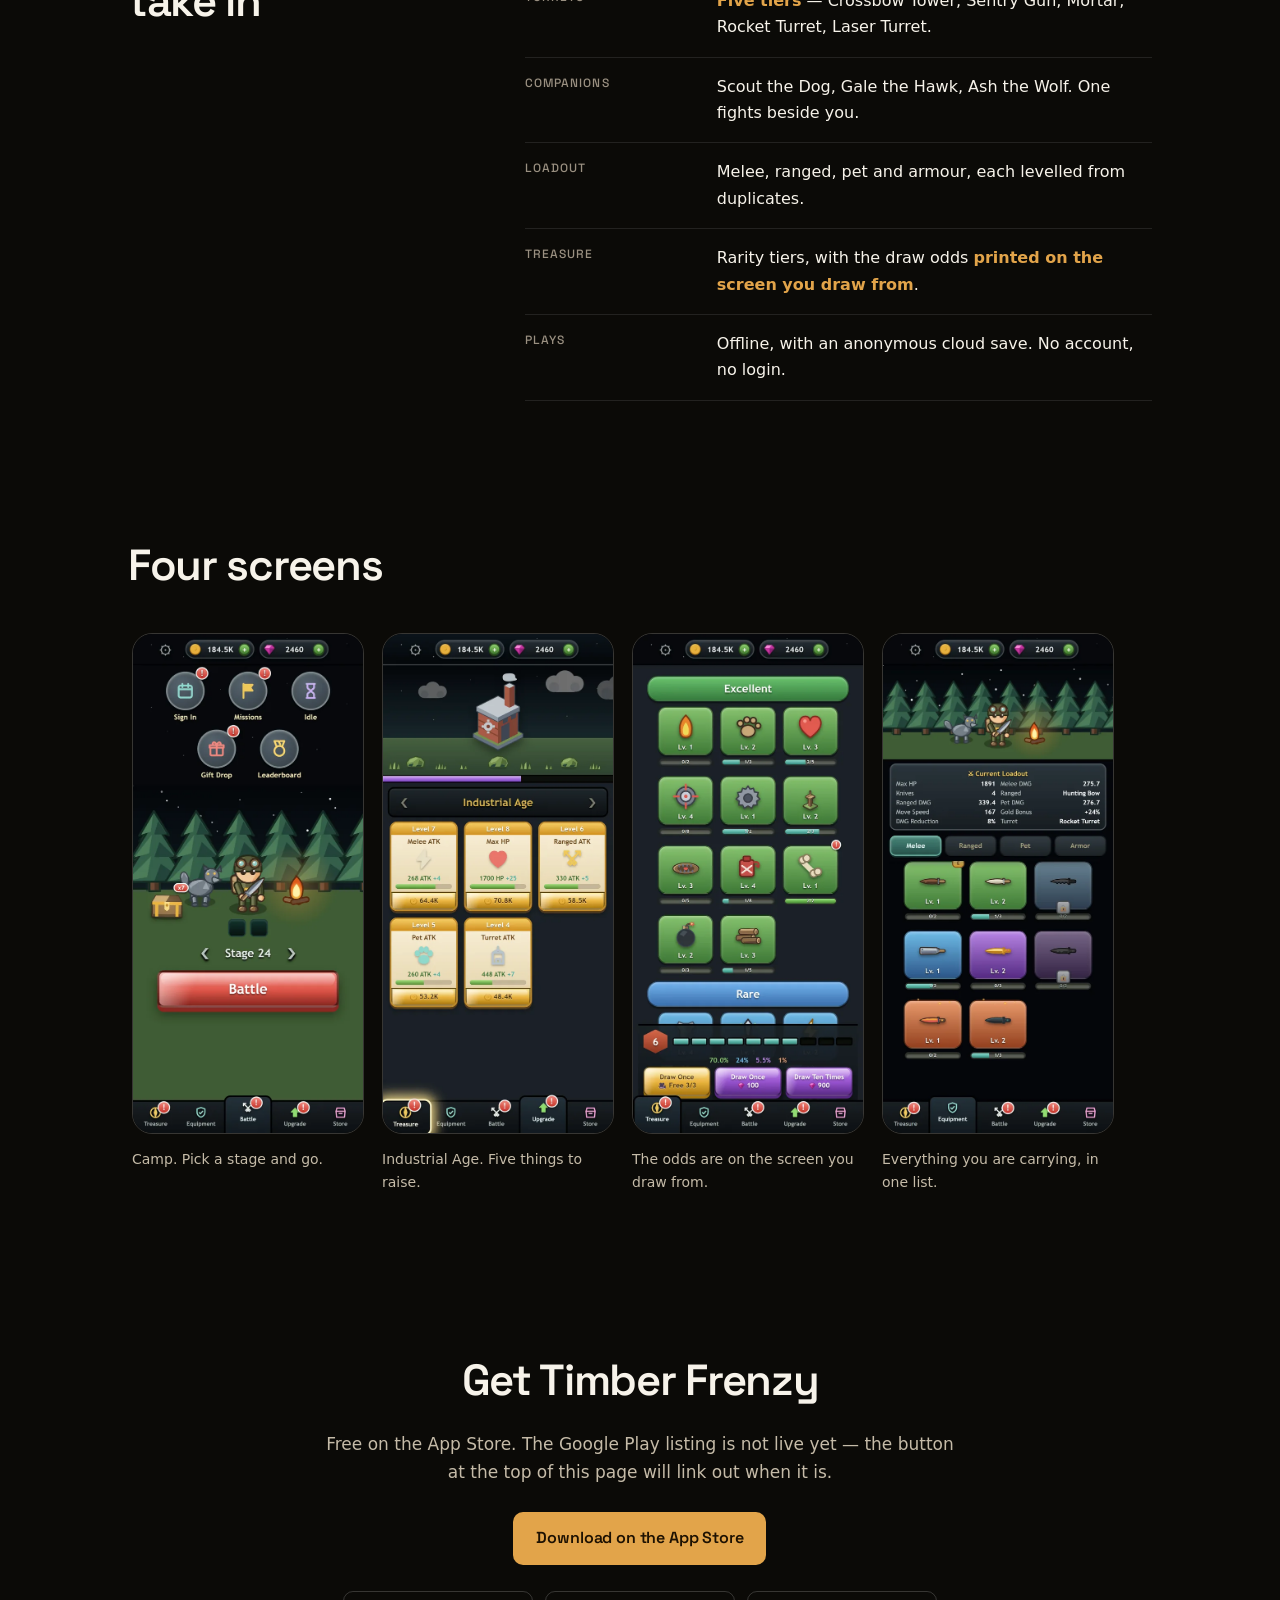
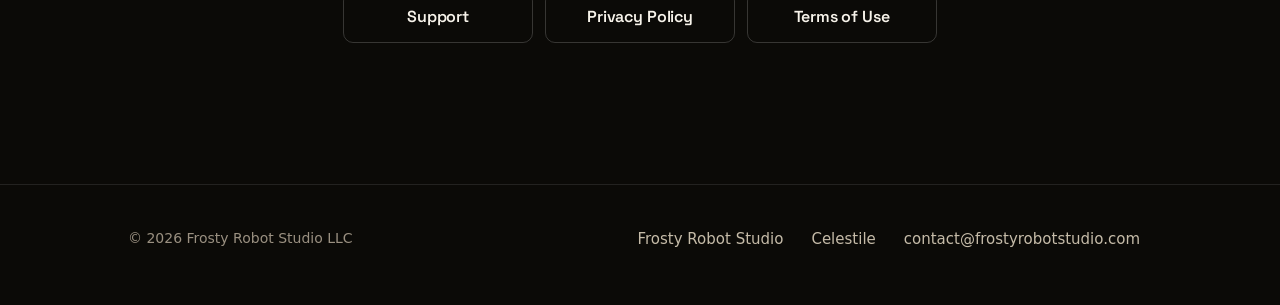
<file: timber-frenzy/index.html>
<!DOCTYPE html>
<html lang="en">
<head>
<meta charset="utf-8">
<meta name="viewport" content="width=device-width,initial-scale=1">
<title>Timber Frenzy — base defense across ten Ages</title>
<meta name="description" content="A base defense game for phones. Hold a forest clearing through seven waves a stage, across 100 stages and ten Ages. Free on iOS. Plays offline, no account.">
<meta name="theme-color" content="#0b0a07">
<link rel="canonical" href="https://frostyrobotstudio.com/timber-frenzy/">
<link rel="icon" href="../assets/frs-mark.svg" type="image/svg+xml">
<link rel="apple-touch-icon" href="../assets/timber-icon-180.png">
<meta property="og:type" content="website">
<meta property="og:title" content="Timber Frenzy — base defense across ten Ages">
<meta property="og:description" content="Hold a forest clearing through seven waves a stage, across 100 stages and ten Ages. Free on iOS. Offline, no account.">
<meta property="og:url" content="https://frostyrobotstudio.com/timber-frenzy/">
<meta name="twitter:card" content="summary_large_image">
<link rel="stylesheet" href="../site.css">
<style>
/* ---------------------------------------------------------------------------
   Timber Frenzy.

   Macrostructure: process-timeline. Tone: firelit. Differs from the Celestile
   page on skeleton (an ordinal spine rather than a manifest with an embedded
   demo), accent temperature (amber rather than green), and density.

   The spine is the reason for the pick, not decoration: the game's ten Ages are
   genuinely ordinal and named in the source (AGE_NAMES), so 01–10 carries
   information the reader needs. This is the one macrostructure where numbering
   is earned; everywhere else on this site it would be slop gate 6.

   Palette is re-pointed at the game's own warm ground. Nav, buttons, focus
   rings, the frame treatment and the editorial split all follow from site.css
   without an override.
   --------------------------------------------------------------------------- */

:root {
  --bg: #0b0a07;
  --bg-raised: #151209;
  --surface: #1f1a10;
  --hi: #f7f3ea;
  --mid: #c5bba8;
  --low: #9a9081;

  /* Amber is the product's colour and the interface accent here, the way teal
     is on the Celestile page. --timber is inherited from site.css, not
     redeclared, so the two pages cannot drift apart. */
  --accent: var(--timber);
}

/* Embers over the dark, the way the game's camp screen sits under a night sky.
   Fixed, so it does not scroll like wallpaper. Four points, not a texture. */
.embers {
  position: fixed;
  inset: 0;
  z-index: -2;
  pointer-events: none;
  opacity: 0.5;
  background-image:
    radial-gradient(1.5px 1.5px at 12% 22%, #e2a44a80, transparent),
    radial-gradient(1px 1px at 68% 12%, #e2a44a60, transparent),
    radial-gradient(1px 1px at 38% 64%, #e2a44a55, transparent),
    radial-gradient(1.5px 1.5px at 88% 74%, #e2a44a4d, transparent);
}

/* --- hero ---------------------------------------------------------------- */

.hero {
  --hero-light: #e2a44a1f;
}

.hero__icon {
  width: 116px;
  height: 116px;
  margin: 0 auto 26px;
  border-radius: var(--radius-icon);
  border: 1px solid var(--hairline);
}

.hero h1 {
  font-weight: 500;
  font-size: clamp(3rem, 9vw, 5.5rem);
}

.hero__tag {
  margin: 22px auto 0;
  max-width: 34ch;
  font-size: clamp(1.0625rem, 1.7vw, 1.3125rem);
  color: var(--mid);
  text-wrap: balance;
}

/* --- store buttons -------------------------------------------------------
   Same construction as the Celestile page: authored marks rather than Apple's
   and Google's badge artwork, because the official badges are trademarked
   assets served from their own hosts and this site makes no external requests.

   Unlike that page, the App Store button here is real — the game is live — so
   only the Play button carries the pending treatment. */

.stores {
  display: flex;
  flex-wrap: wrap;
  justify-content: center;
  gap: 12px;
  margin-top: 34px;
}

.store {
  display: inline-flex;
  align-items: center;
  gap: 12px;
  min-height: 60px;
  padding: 10px 22px 10px 18px;
  border: 1px solid var(--hairline-strong);
  border-radius: var(--radius-control);
  background: var(--surface);
  color: var(--hi);
  text-decoration: none;
  text-align: left;
  transition: transform 160ms var(--ease-out), border-color 160ms ease;
}

.store[aria-disabled='true'] {
  cursor: default;
  background: transparent;
  border-style: dashed;
}

.store[aria-disabled='true'] .store__icon {
  color: var(--low);
}

.store[aria-disabled='true'] .store__big {
  color: var(--mid);
}

.store:not([aria-disabled='true']):active {
  transform: scale(0.98);
}

@media (prefers-reduced-motion: reduce) {
  .store:not([aria-disabled='true']):active {
    transform: none;
    border-color: var(--timber);
  }
}

@media (hover: hover) and (pointer: fine) {
  .store:not([aria-disabled='true']):hover {
    border-color: color-mix(in srgb, var(--timber) 60%, transparent);
  }
}

.store__icon {
  width: 22px;
  height: 22px;
  flex: none;
  color: var(--timber);
}

.store__lines {
  display: flex;
  flex-direction: column;
  line-height: 1.2;
}

.store__small {
  font-size: 0.75rem;
  color: var(--low);
}

.store__big {
  font-family: var(--font-display);
  font-size: 1.0625rem;
  font-weight: 600;
  letter-spacing: -0.01em;
}

.stores__note {
  margin: 16px auto 0;
  max-width: 42ch;
  font-size: 0.875rem;
  color: var(--low);
}

/* Two badges of different widths stacking at different x positions is ragged
   in the most looked-at spot on the page. Below 520px they match. */
@media (max-width: 520px) {
  .stores {
    flex-direction: column;
    align-items: stretch;
  }

  .store {
    justify-content: flex-start;
  }
}

.hero__shot {
  margin: clamp(48px, 7vw, 88px) auto 0;
  width: min(300px, 76vw);
}

/* --- the loop ------------------------------------------------------------
   Three steps on a rule. Ordinal, because the loop only makes sense in order —
   the same justification the Ages spine below runs on. */

.loop {
  counter-reset: loop;
  border-top: 1px solid var(--hairline);
  margin-top: 40px;
}

.loop__step {
  display: grid;
  grid-template-columns: 2.5rem minmax(0, 1fr);
  gap: 4px 20px;
  padding: 22px 0;
  border-bottom: 1px solid var(--hairline);
}

.loop__step::before {
  counter-increment: loop;
  content: counter(loop, decimal-leading-zero);
  font-family: var(--font-display);
  font-size: 0.875rem;
  font-weight: 600;
  letter-spacing: 0.04em;
  color: var(--timber);
  padding-top: 0.25rem;
}

.loop__step h3 {
  margin: 0;
}

.loop__step p {
  grid-column: 2;
  color: var(--mid);
}

/* --- the Ages spine ------------------------------------------------------
   The page's authored moment and the argument for the product: ten upgrades
   named in order, drawn as one climb rather than ten cards. The rule is a real
   border on the list, and each Age hangs a marker on it — so with backgrounds
   repainted by forced-colors the spine survives as a border and the markers as
   text, instead of the whole thing disappearing.

   Deliberately not a grid of ten boxes: ten same-size cards would say the Ages
   are interchangeable, which is the opposite of what a progression is. */

.ages {
  margin: 40px 0 0;
  padding: 0 0 0 clamp(26px, 4vw, 38px);
  list-style: none;
  border-left: 1px solid color-mix(in srgb, var(--timber) 30%, transparent);
}

.age {
  position: relative;
  padding: 0 0 clamp(20px, 2.6vw, 28px);
}

.age:last-child {
  padding-bottom: 0;
}

/* The marker sits on the rule, its size and warmth rising with the Age, so the
   climb is legible before a single word is read. --step is set per item. */
.age::before {
  content: '';
  position: absolute;
  top: 0.62em;
  left: calc(-1 * clamp(26px, 4vw, 38px) - 1px);
  width: calc(5px + var(--step) * 0.55px);
  height: calc(5px + var(--step) * 0.55px);
  transform: translateX(-50%) translateY(-50%) rotate(45deg);
  background: color-mix(in srgb, var(--timber) calc(34% + var(--step) * 7%), var(--low));
}

.age__n {
  font-family: var(--font-display);
  font-size: 0.8125rem;
  font-weight: 600;
  letter-spacing: 0.06em;
  color: var(--low);
  font-variant-numeric: tabular-nums;
}

.age__name {
  font-family: var(--font-display);
  font-size: clamp(1.0625rem, 1.8vw, 1.25rem);
  font-weight: 600;
  letter-spacing: -0.01em;
  color: var(--hi);
  margin-left: 12px;
}

.ages__note {
  margin-top: 30px;
  font-size: 0.9375rem;
  color: var(--low);
}

/* --- what is in a stage --------------------------------------------------
   Hairline rows with a fixed key column, the same measuring device the studio
   page uses for Celestile's spec. One visual language across the site. */

.spec {
  margin: 40px 0 0;
  border-top: 1px solid var(--hairline);
}

.spec__row {
  display: grid;
  grid-template-columns: 168px 1fr;
  gap: 4px 24px;
  padding: 16px 0;
  border-bottom: 1px solid var(--hairline);
}

.spec__row dt {
  margin: 0;
}

.spec__row dd {
  margin: 0;
  color: var(--hi);
  font-size: 1rem;
}

.spec__row dd b {
  color: var(--timber);
  font-weight: 600;
}

@media (max-width: 560px) {
  .spec__row {
    grid-template-columns: 1fr;
    padding: 14px 0;
  }
}

/* --- screenshot rail -----------------------------------------------------
   Scrolls inside itself; the page never scrolls sideways. The clipped card at
   the right edge is the affordance and does not need a sentence explaining it. */

.rail {
  display: flex;
  gap: 18px;
  margin-top: 40px;
  padding: 4px 4px 22px;
  overflow-x: auto;
  scroll-snap-type: x mandatory;
  overscroll-behavior-x: contain;
  scroll-padding-inline: 4px;
  scrollbar-width: thin;
}

.shot {
  flex: none;
  width: 232px;
  scroll-snap-align: start;
  margin: 0;
}

.shot img {
  width: 232px;
}

.shot figcaption {
  margin-top: 14px;
  font-size: 0.875rem;
  color: var(--mid);
}

/* --- forced colours ------------------------------------------------------
   Windows High Contrast repaints every colour but leaves background-image
   alone, so shapes drawn with a background vanish while decorative gradients
   survive as noise. Both halves need saying. */

@media (forced-colors: active) {
  .embers {
    display: none;
  }

  /* The Age markers are rotated squares filled with a background colour, which
     forced-colors flattens to the canvas. */
  .age::before {
    forced-color-adjust: none;
    background: CanvasText;
  }

  .store[aria-disabled='true'] {
    border-color: GrayText;
  }
}

/* --- closing block ------------------------------------------------------- */

.close__line {
  margin-inline: auto;
  max-width: 48ch;
  color: var(--mid);
}

.legal-actions {
  display: flex;
  flex-wrap: wrap;
  justify-content: center;
  gap: 12px;
}

.legal-actions .btn {
  min-width: 190px;
}
</style>
</head>
<body>
<div class="nav-sentinel" aria-hidden="true"></div>
<a class="skip" href="#main">Skip to content</a>
<div class="embers" aria-hidden="true"></div>
<div class="field" aria-hidden="true"></div>

<header class="nav" id="nav">
  <div class="shell nav__inner">
    <a class="brand" href="../">
      <img class="brand__mark" src="../assets/frs-mark.svg" alt="" width="26" height="26">
      Frosty Robot Studio
    </a>
    <nav class="nav__links" aria-label="Timber Frenzy">
      <a class="nav__link" href="../celestile/">Celestile</a>
      <a class="nav__link" href="#get">Get it</a>
    </nav>
  </div>
</header>

<main id="main" tabindex="-1">

  <!-- ===== hero ===== -->
  <section class="hero">
    <div class="shell hero__inner">
      <img class="hero__icon" src="../assets/timber-icon-320.webp"
           alt="Timber Frenzy app icon"
           width="116" height="116" decoding="async">
      <h1>Timber Frenzy</h1>
      <p class="hero__tag">
        Hold the clearing. Seven waves a stage, a hundred stages, ten Ages of
        everything you built with what you carried back.
      </p>

      <div class="stores">
        <a class="store" href="https://apps.apple.com/app/id6795207310">
          <svg class="store__icon" viewBox="0 0 24 24" fill="none" stroke="currentColor"
               stroke-width="1.8" stroke-linecap="round" stroke-linejoin="round" aria-hidden="true" focusable="false">
            <path d="M12 3v11"/><path d="m7.5 10 4.5 4.5 4.5-4.5"/><path d="M4.5 19.5h15"/>
          </svg>
          <span class="store__lines">
            <span class="store__small">Download on the</span>
            <span class="store__big">App Store</span>
          </span>
        </a>
        <!-- TODO: at Play launch, replace href="#" with the listing URL, delete
             aria-disabled and aria-describedby, change "Coming soon on" to
             "Get it on", and delete #stores-note. -->
        <a class="store" href="#" aria-disabled="true" aria-describedby="stores-note">
          <svg class="store__icon" viewBox="0 0 24 24" fill="none" stroke="currentColor"
               stroke-width="1.8" stroke-linecap="round" stroke-linejoin="round" aria-hidden="true" focusable="false">
            <path d="M12 3v11"/><path d="m7.5 10 4.5 4.5 4.5-4.5"/><path d="M4.5 19.5h15"/>
          </svg>
          <span class="store__lines">
            <span class="store__small">Coming soon on</span>
            <span class="store__big">Google Play</span>
          </span>
        </a>
      </div>
      <p class="stores__note" id="stores-note">
        Free on iOS today. The Google Play listing is not live yet.
      </p>

      <figure class="hero__shot">
        <img class="frame" src="shots/combat.webp"
             alt="A Timber Frenzy stage in progress: the hero stands in a forest clearing with a turret behind him, health bars over a dozen advancing enemies, and a banner reading Wave 2 of 7."
             width="720" height="1564" fetchpriority="high" decoding="async">
      </figure>
    </div>
  </section>

  <!-- ===== the loop ===== -->
  <section class="band" aria-labelledby="loop-h">
    <div class="shell split">
      <h2 id="loop-h">One run, three parts</h2>
      <div class="split__body">
        <p>
          There is no build phase and no timer waiting for you. A stage is a
          fight you walk into and either finish or do not, and everything you
          spend afterwards is what you carried out of it.
        </p>

        <div class="loop">
          <div class="loop__step">
            <h3>Pick a stage from camp</h3>
            <p>
              Camp is the quiet screen: your hero, your animal, the chest you
              have not opened. Choose how far up the ladder to go.
            </p>
          </div>
          <div class="loop__step">
            <h3>Hold seven waves</h3>
            <p>
              You fight in the clearing yourself, alongside a turret and your
              animal. Chop what is standing for wood, and drop bombs and oil in
              the path of what is coming.
            </p>
          </div>
          <div class="loop__step">
            <h3>Spend it, or lose it</h3>
            <p>
              Coins and treasure come back with you. Die and you still keep the
              run&rsquo;s takings &mdash; the stage is what you lost, not the
              afternoon.
            </p>
          </div>
        </div>
      </div>
    </div>
  </section>

  <!-- ===== the ten Ages ===== -->
  <section class="band" aria-labelledby="ages-h">
    <div class="shell split">
      <h2 id="ages-h">Ten Ages</h2>
      <div class="split__body">
        <p>
          Your base has a level and the level has a name. Each Age raises what
          every upgrade can reach &mdash; melee, ranged, health, your animal,
          your turret &mdash; so the climb is the progression rather than a
          number beside it.
        </p>

        <ol class="ages" role="list">
          <li class="age" style="--step: 1"><span class="age__n">01</span><span class="age__name">Camp</span></li>
          <li class="age" style="--step: 2"><span class="age__n">02</span><span class="age__name">Timber</span></li>
          <li class="age" style="--step: 3"><span class="age__n">03</span><span class="age__name">Stone</span></li>
          <li class="age" style="--step: 4"><span class="age__n">04</span><span class="age__name">Brick</span></li>
          <li class="age" style="--step: 5"><span class="age__n">05</span><span class="age__name">Castle</span></li>
          <li class="age" style="--step: 6"><span class="age__n">06</span><span class="age__name">Powder</span></li>
          <li class="age" style="--step: 7"><span class="age__n">07</span><span class="age__name">Industrial</span></li>
          <li class="age" style="--step: 8"><span class="age__n">08</span><span class="age__name">Modern</span></li>
          <li class="age" style="--step: 9"><span class="age__n">09</span><span class="age__name">Fusion</span></li>
          <li class="age" style="--step: 10"><span class="age__n">10</span><span class="age__name">Space</span></li>
        </ol>

        <p class="ages__note">
          The building on the hill changes with every one of them.
        </p>
      </div>
    </div>
  </section>

  <!-- ===== what is in a stage ===== -->
  <section class="band" aria-labelledby="kit-h">
    <div class="shell split">
      <h2 id="kit-h">What you take in</h2>
      <div class="split__body">
        <dl class="spec">
          <div class="spec__row">
            <dt class="label">Turrets</dt>
            <dd><b>Five tiers</b> &mdash; Crossbow Tower, Sentry Gun, Mortar, Rocket Turret, Laser Turret.</dd>
          </div>
          <div class="spec__row">
            <dt class="label">Companions</dt>
            <dd>Scout the Dog, Gale the Hawk, Ash the Wolf. One fights beside you.</dd>
          </div>
          <div class="spec__row">
            <dt class="label">Loadout</dt>
            <dd>Melee, ranged, pet and armour, each levelled from duplicates.</dd>
          </div>
          <!-- The daily free draws are deliberately not claimed here. They are
               rewarded-ad draws gated behind adsAllowed(), so they do not exist
               where advertising is switched off or consent is declined — which
               would make a flat "three free draws a day" false for exactly the
               readers least able to check it. The odds disclosure is true
               everywhere, so that is what the row says. -->
          <div class="spec__row">
            <dt class="label">Treasure</dt>
            <dd>Rarity tiers, with the draw odds <b>printed on the screen you draw from</b>.</dd>
          </div>
          <div class="spec__row">
            <dt class="label">Plays</dt>
            <dd>Offline, with an anonymous cloud save. No account, no login.</dd>
          </div>
        </dl>
      </div>
    </div>
  </section>

  <!-- ===== screenshots ===== -->
  <section class="band" aria-labelledby="shots-h">
    <div class="shell">
      <h2 id="shots-h">Four screens</h2>

      <div class="rail" tabindex="0" role="group" aria-label="Timber Frenzy screenshots, scrollable">
        <figure class="shot">
          <img class="frame" src="shots/camp.webp" width="560" height="1217" loading="lazy" decoding="async"
               alt="The home camp at night: a campfire, a wolf companion, a treasure chest, and a stage selector reading Stage 24 above a Battle button.">
          <figcaption>Camp. Pick a stage and go.</figcaption>
        </figure>
        <figure class="shot">
          <img class="frame" src="shots/ages.webp" width="560" height="1217" loading="lazy" decoding="async"
               alt="The upgrade screen during the Industrial Age, with five upgrade cards: melee attack, max health, ranged attack, pet attack and turret attack.">
          <figcaption>Industrial Age. Five things to raise.</figcaption>
        </figure>
        <figure class="shot">
          <img class="frame" src="shots/treasure.webp" width="560" height="1217" loading="lazy" decoding="async"
               alt="The treasure draw screen, showing rarity tiers and the draw odds printed along the bottom: 70 percent, 24 percent, 5.5 percent and 1 percent.">
          <figcaption>The odds are on the screen you draw from.</figcaption>
        </figure>
        <figure class="shot">
          <img class="frame" src="shots/loadout.webp" width="560" height="1217" loading="lazy" decoding="async"
               alt="The equipment screen listing the current loadout's stats, with tabs for melee, ranged, pet and armour.">
          <figcaption>Everything you are carrying, in one list.</figcaption>
        </figure>
      </div>
    </div>
  </section>

  <!-- ===== get it ===== -->
  <section class="band" id="get" aria-labelledby="get-h">
    <div class="shell stage">
      <h2 id="get-h">Get Timber Frenzy</h2>
      <p class="close__line">
        Free on the App Store. The Google Play listing is not live yet &mdash;
        the button at the top of this page will link out when it is.
      </p>

      <p>
        <a class="btn btn--timber" href="https://apps.apple.com/app/id6795207310">Download on the App&nbsp;Store</a>
      </p>

      <div class="legal-actions">
        <a class="btn btn--ghost" href="https://forest-frenzy-dd412.web.app/support.html">Support</a>
        <a class="btn btn--ghost" href="https://forest-frenzy-dd412.web.app/privacy.html">Privacy Policy</a>
        <a class="btn btn--ghost" href="https://forest-frenzy-dd412.web.app/terms.html">Terms of Use</a>
      </div>
    </div>
  </section>

</main>

<footer class="foot">
  <div class="shell foot__inner">
    <p class="foot__note">&copy; 2026 Frosty Robot Studio LLC</p>
    <ul class="foot__links" role="list">
      <li><a href="../">Frosty Robot Studio</a></li>
      <li><a href="../celestile/">Celestile</a></li>
      <li><a href="mailto:contact@frostyrobotstudio.com">contact@frostyrobotstudio.com</a></li>
    </ul>
  </div>
</footer>

<script src="../site.js" defer></script>
</body>
</html>
</file>
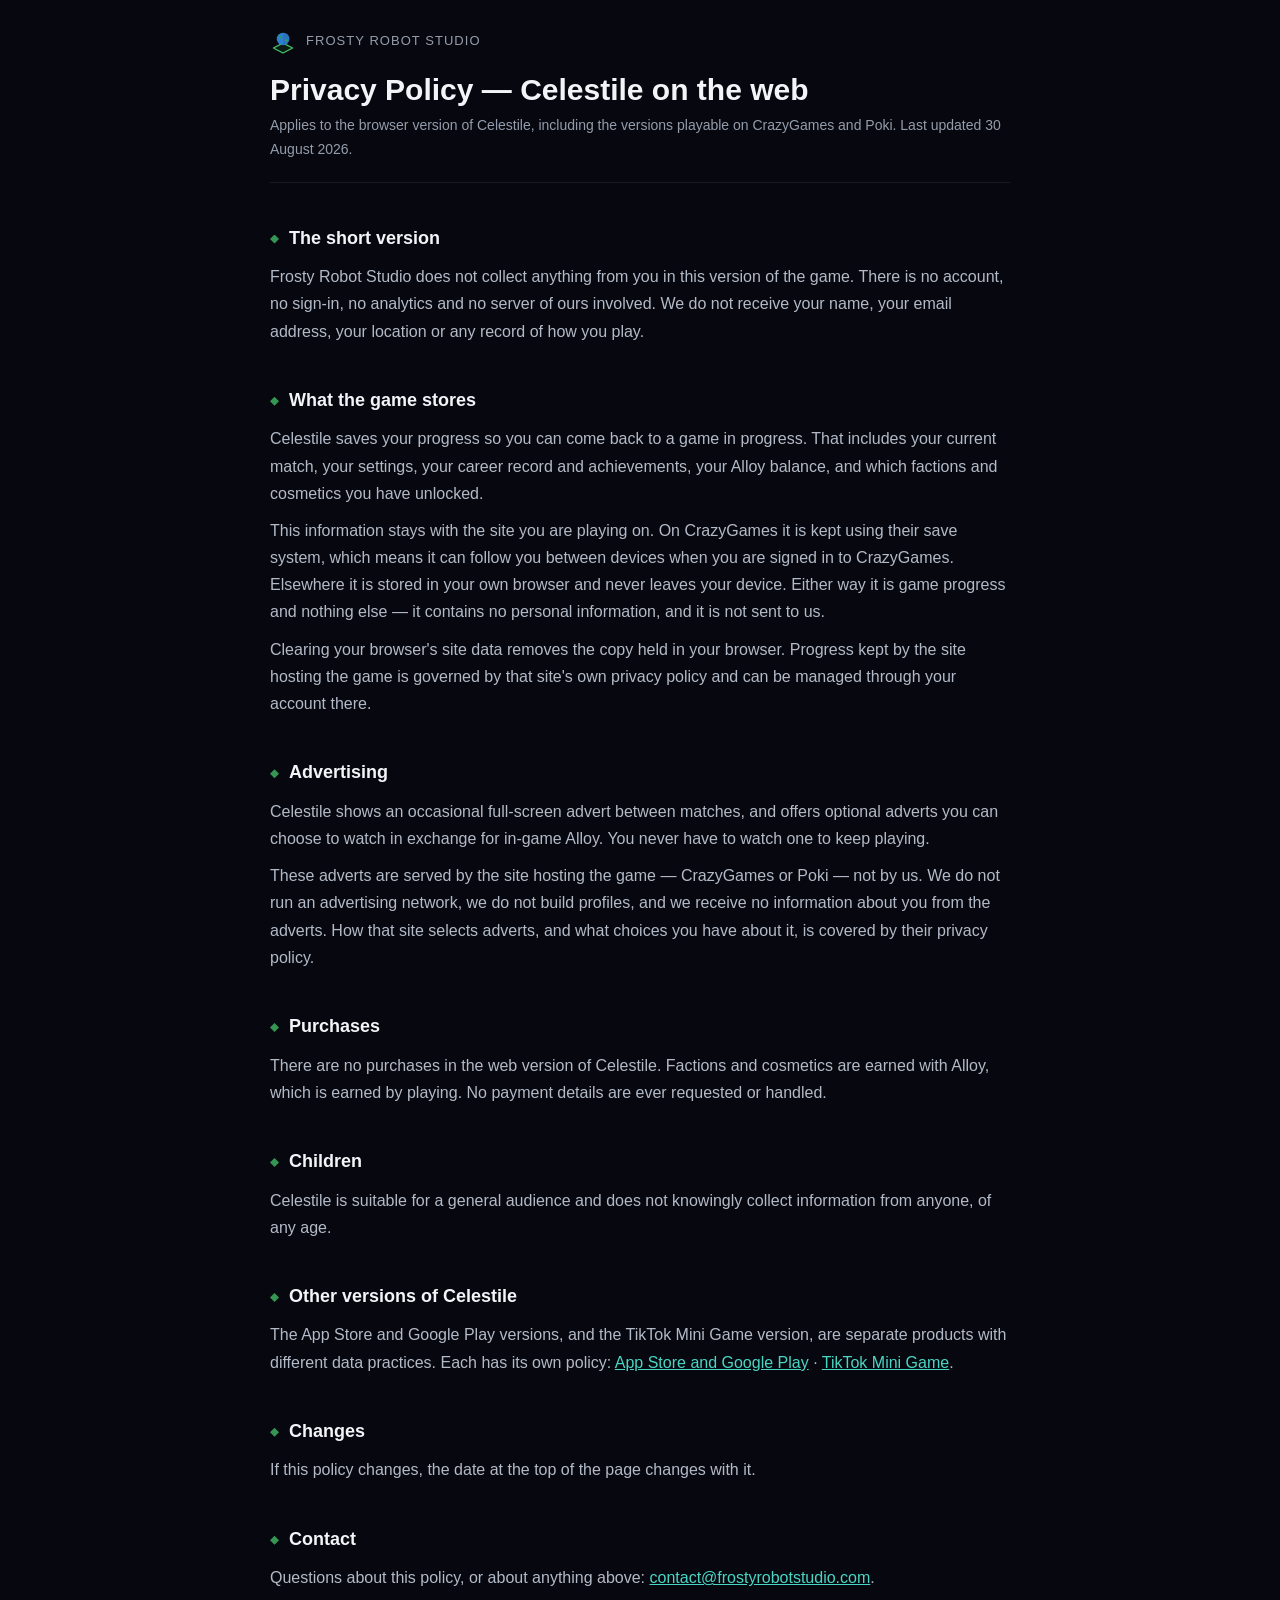
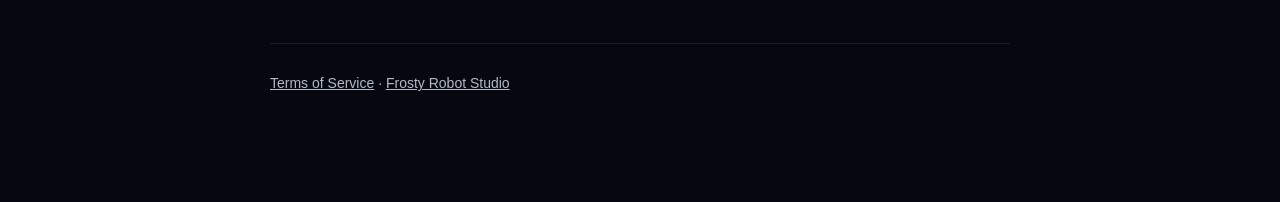
<file: celestile/privacy-instant.html>
<!DOCTYPE html>
<html lang="en">
<head>
<meta charset="utf-8">
<meta name="viewport" content="width=device-width,initial-scale=1">
<meta name="robots" content="index,follow">
<!-- The WEB build's own policy — CrazyGames, Poki and the plain hosted build.
     A third product alongside privacy.html (App Store / Play) and
     privacy-tt.html (TikTok Mini Game); none of the three may be edited to
     cover another, because their data practices genuinely differ.

     Deliberately standalone rather than driven by legal.js and the
     content-*.js language files. Those carry nine translations of two
     documents, and adding a third across all of them is a translation job, not
     a code change. A short, accurate English page published now is worth more
     than a complete one that is not up when a reviewer looks — and the game
     ships in nine languages, so this note is a promise to come back to it.

     What this build actually does is the reason it is short: it has no
     backend. Source of truth: hosts/portal/ in the game repository. -->
<title>Privacy Policy (Web) — Celestile</title>
<meta name="description" content="How the browser version of Celestile handles your information: no account, no sign-in, and no data sent to Frosty Robot Studio. Saved progress and advertising are handled by the site hosting the game.">
<link rel="stylesheet" href="legal.css">
</head>
<body data-doc="webprivacy">
<div class="wrap">

  <header>
    <div class="brand">
      <svg class="mark" viewBox="0 0 100 100" aria-hidden="true">
        <polygon points="50,58 87,77 50,96 13,77" fill="#0b1a12" stroke="#45c46a" stroke-width="5" stroke-linejoin="round"/>
        <circle cx="50" cy="42" r="24" fill="#2f7fd0"/>
        <path d="M50 18 a24 24 0 0 1 0 48 z" fill="#2b73bd"/>
        <path d="M34 27 l14 8 -14 8 z M58 40 l14 8 -14 8 z" fill="#2f9a5c"/>
      </svg>
      <a href="/">Frosty Robot Studio</a>
    </div>
    <h1>Privacy Policy — Celestile on the web</h1>
    <p class="meta">Applies to the browser version of Celestile, including the
      versions playable on CrazyGames and Poki. Last updated 30 August 2026.</p>
  </header>

  <main>
    <h2>The short version</h2>
    <p>Frosty Robot Studio does not collect anything from you in this version of
      the game. There is no account, no sign-in, no analytics and no server of
      ours involved. We do not receive your name, your email address, your
      location or any record of how you play.</p>

    <h2>What the game stores</h2>
    <p>Celestile saves your progress so you can come back to a game in
      progress. That includes your current match, your settings, your career
      record and achievements, your Alloy balance, and which factions and
      cosmetics you have unlocked.</p>
    <p>This information stays with the site you are playing on. On CrazyGames it
      is kept using their save system, which means it can follow you between
      devices when you are signed in to CrazyGames. Elsewhere it is stored in
      your own browser and never leaves your device. Either way it is
      game progress and nothing else — it contains no personal information, and
      it is not sent to us.</p>
    <p>Clearing your browser's site data removes the copy held in your browser.
      Progress kept by the site hosting the game is governed by that site's own
      privacy policy and can be managed through your account there.</p>

    <h2>Advertising</h2>
    <p>Celestile shows an occasional full-screen advert between matches, and
      offers optional adverts you can choose to watch in exchange for in-game
      Alloy. You never have to watch one to keep playing.</p>
    <p>These adverts are served by the site hosting the game — CrazyGames or
      Poki — not by us. We do not run an advertising network, we do not build
      profiles, and we receive no information about you from the adverts.
      How that site selects adverts, and what choices you have about it, is
      covered by their privacy policy.</p>

    <h2>Purchases</h2>
    <p>There are no purchases in the web version of Celestile. Factions and
      cosmetics are earned with Alloy, which is earned by playing. No payment
      details are ever requested or handled.</p>

    <h2>Children</h2>
    <p>Celestile is suitable for a general audience and does not knowingly
      collect information from anyone, of any age.</p>

    <h2>Other versions of Celestile</h2>
    <p>The App Store and Google Play versions, and the TikTok Mini Game version,
      are separate products with different data practices. Each has its own
      policy: <a href="privacy.html">App Store and Google Play</a> ·
      <a href="privacy-tt.html">TikTok Mini Game</a>.</p>

    <h2>Changes</h2>
    <p>If this policy changes, the date at the top of the page changes with it.</p>

    <h2>Contact</h2>
    <p>Questions about this policy, or about anything above:
      <a href="mailto:contact@frostyrobotstudio.com">contact@frostyrobotstudio.com</a>.</p>
  </main>

  <footer>
    <p><a href="terms.html">Terms of Service</a> · <a href="/">Frosty Robot Studio</a></p>
  </footer>

</div>
</body>
</html>
</file>
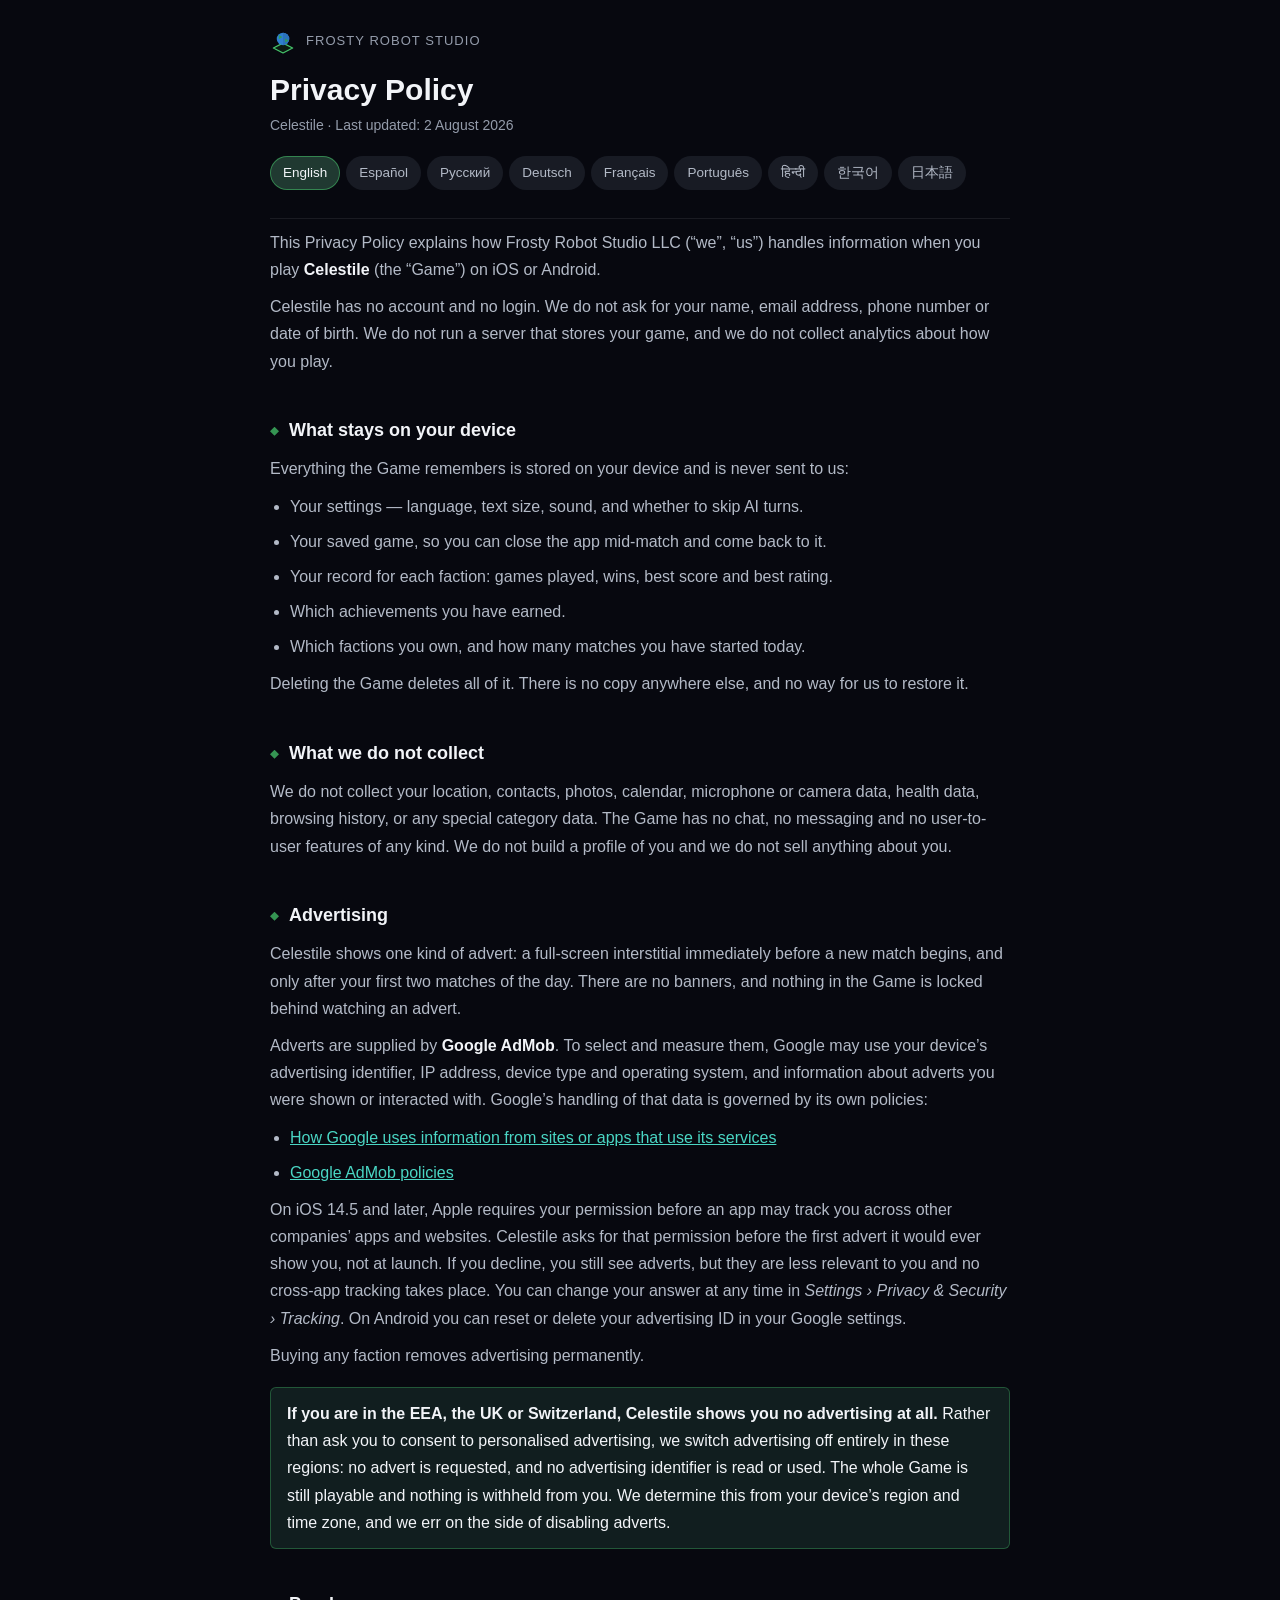
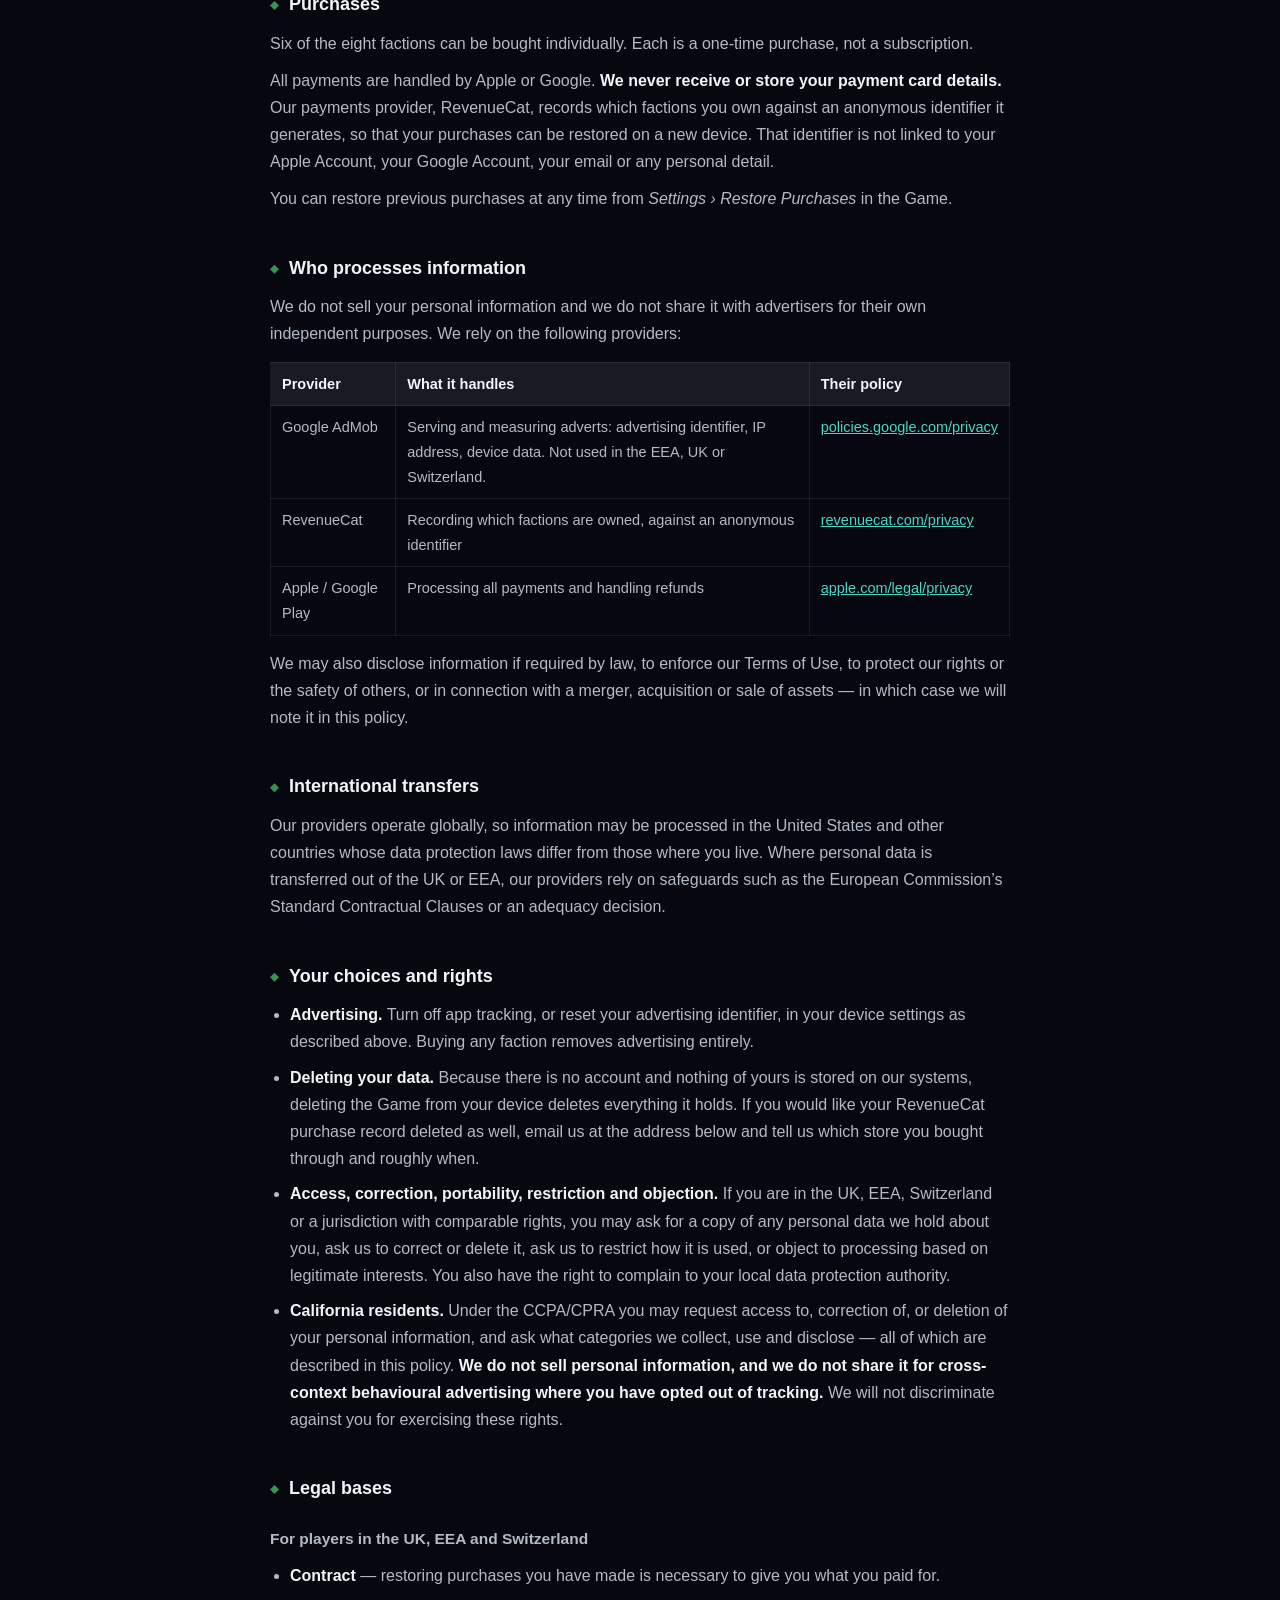
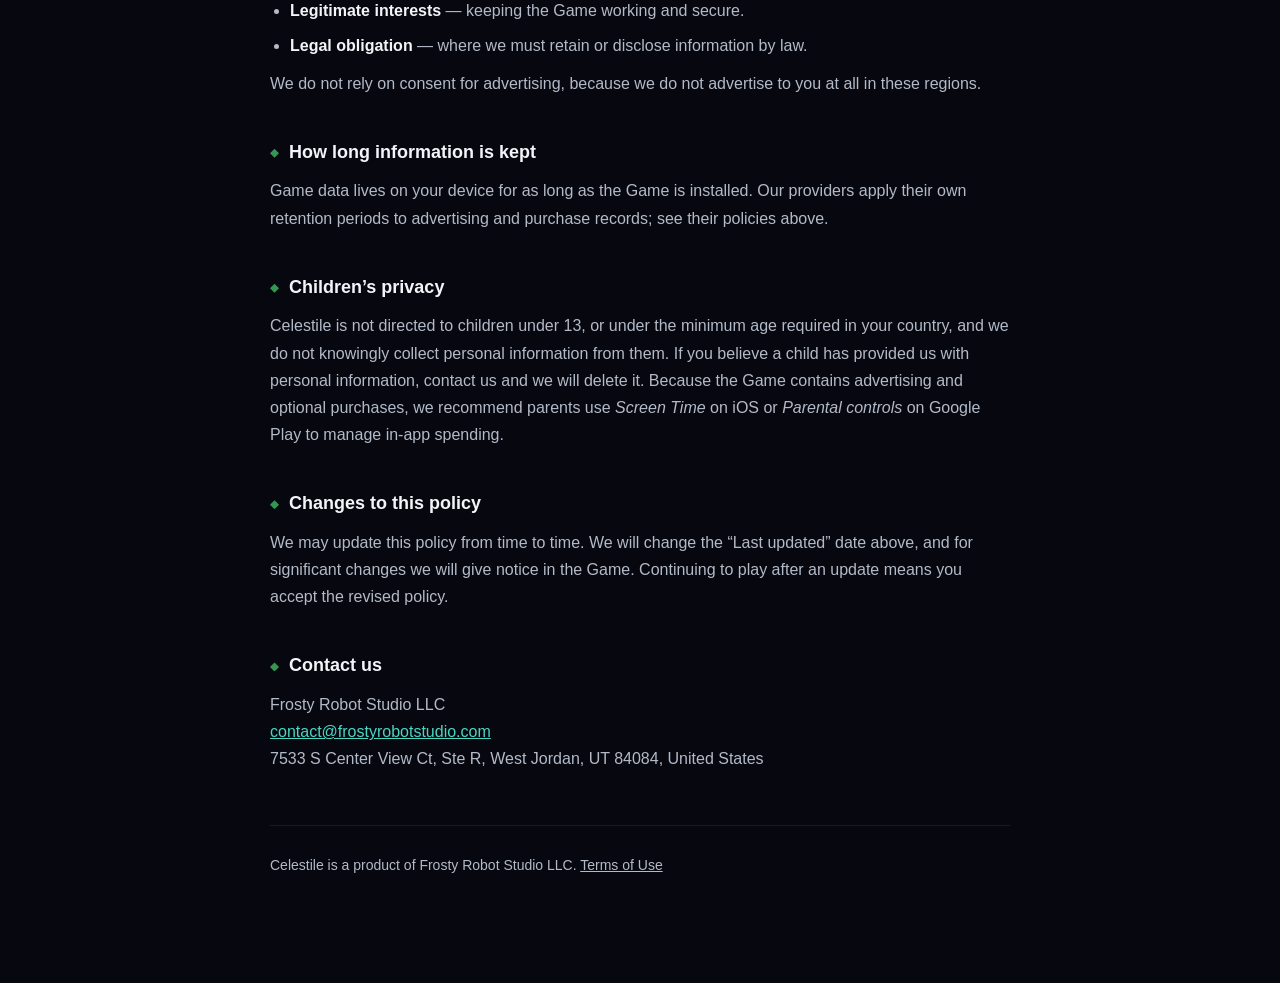
<file: celestile/privacy.html>
<!DOCTYPE html>
<html lang="en">
<head>
<meta charset="utf-8">
<meta name="viewport" content="width=device-width,initial-scale=1">
<meta name="robots" content="index,follow">
<!-- Static title and description, in English, as the pre-JS floor. legal.js
     replaces the title with the localised one once a language is resolved; a
     crawler that runs no script still gets a real title and summary instead of
     the bare word "Celestile" and no description at all. -->
<title>Privacy Policy — Celestile</title>
<meta name="description" content="How Celestile handles your information. No account, no analytics, and nothing about your game leaves your device. Available in nine languages.">
<link rel="stylesheet" href="legal.css">
</head>
<body data-doc="privacy">
<div class="wrap">

  <header>
    <div class="brand">
      <!-- The app's mark: an iso tile with a world on it. -->
      <svg class="mark" viewBox="0 0 100 100" aria-hidden="true">
        <polygon points="50,58 87,77 50,96 13,77" fill="#0b1a12" stroke="#45c46a" stroke-width="5" stroke-linejoin="round"/>
        <circle cx="50" cy="42" r="24" fill="#2f7fd0"/>
        <path d="M50 18 a24 24 0 0 1 0 48 z" fill="#2b73bd"/>
        <path d="M34 27 l14 8 -14 8 z M58 40 l14 8 -14 8 z" fill="#2f9a5c"/>
      </svg>
      <a href="/">Frosty Robot Studio</a>
    </div>
    <h1 id="title"></h1>
    <p class="meta" id="meta"></p>
    <ul class="langs" aria-label="Language"></ul>
  </header>

  <main id="doc"></main>

  <footer id="foot"></footer>

</div>

<script src="content-en.js"></script>
<script src="content-es.js"></script>
<script src="content-ru.js"></script>
<script src="content-de.js"></script>
<script src="content-fr.js"></script>
<script src="content-pt.js"></script>
<script src="content-hi.js"></script>
<script src="content-ko.js"></script>
<script src="content-ja.js"></script>
<script src="legal.js"></script>
</body>
</html>
</file>
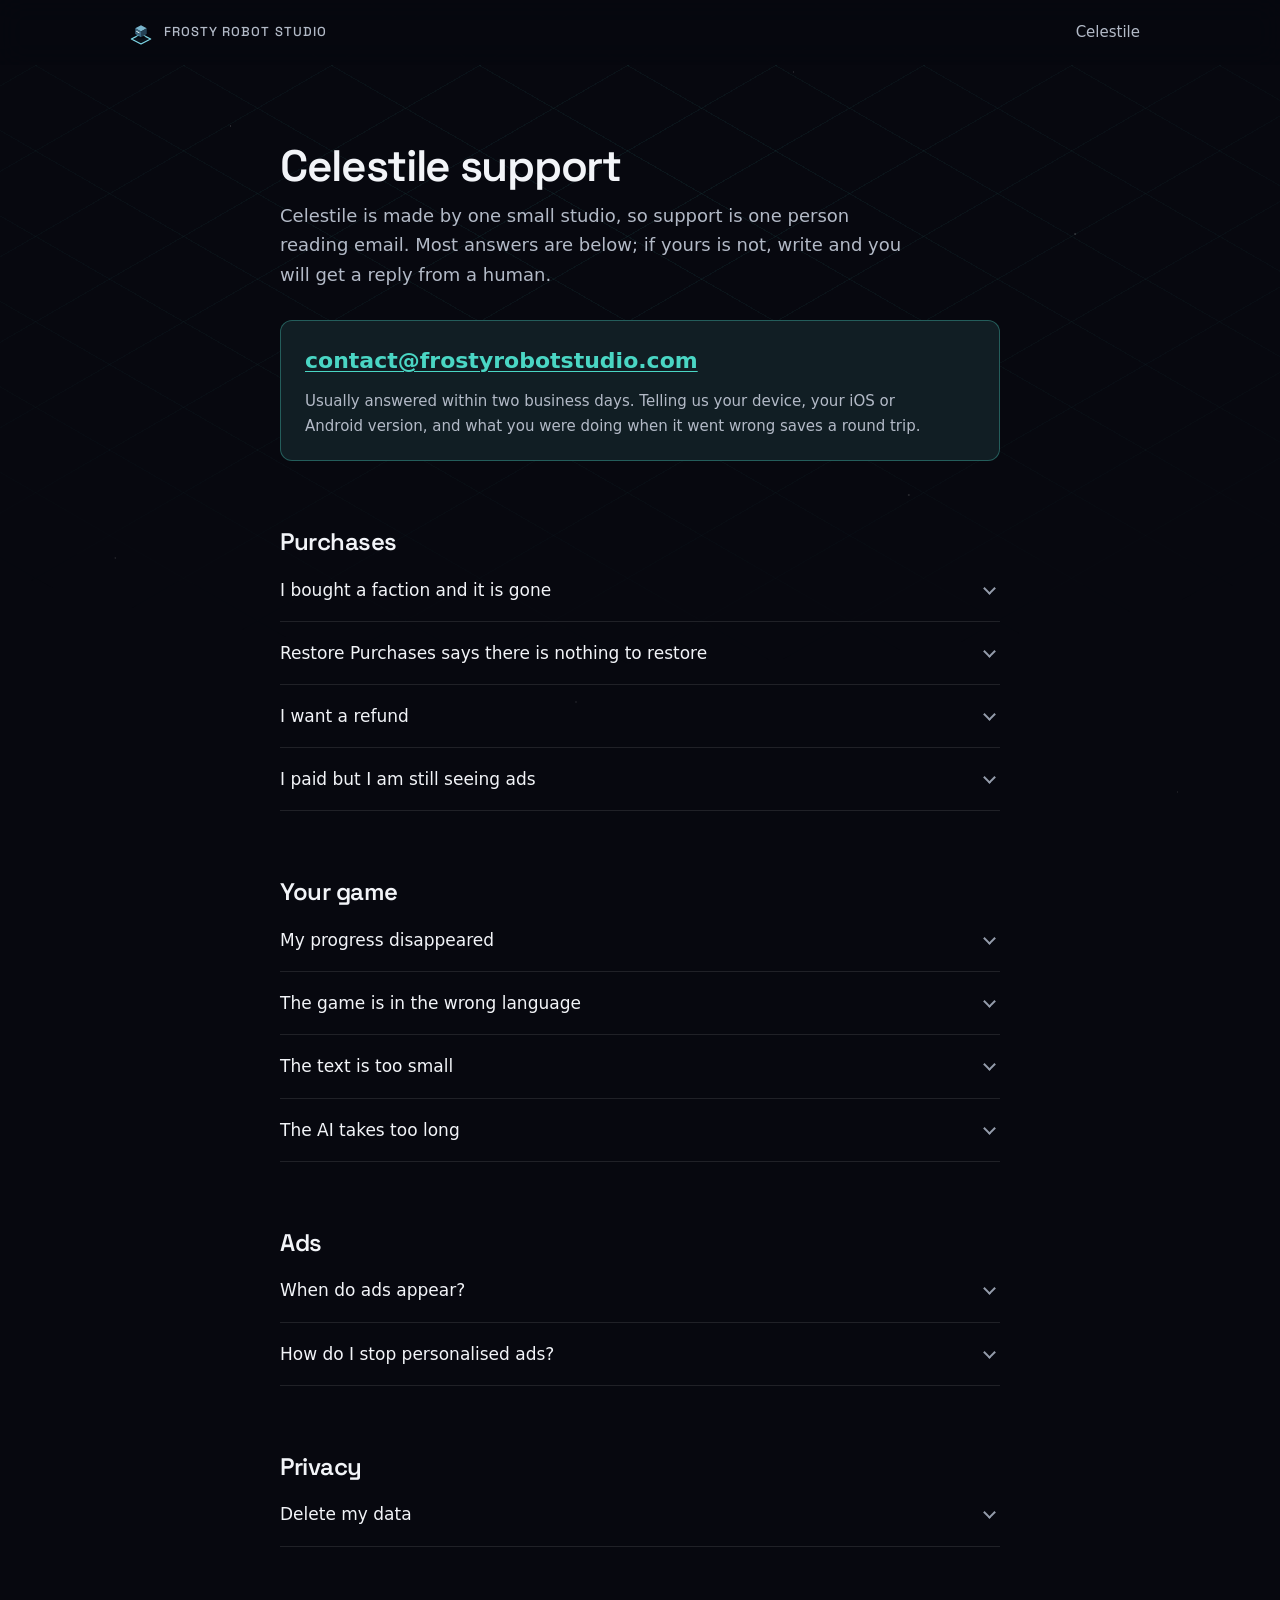
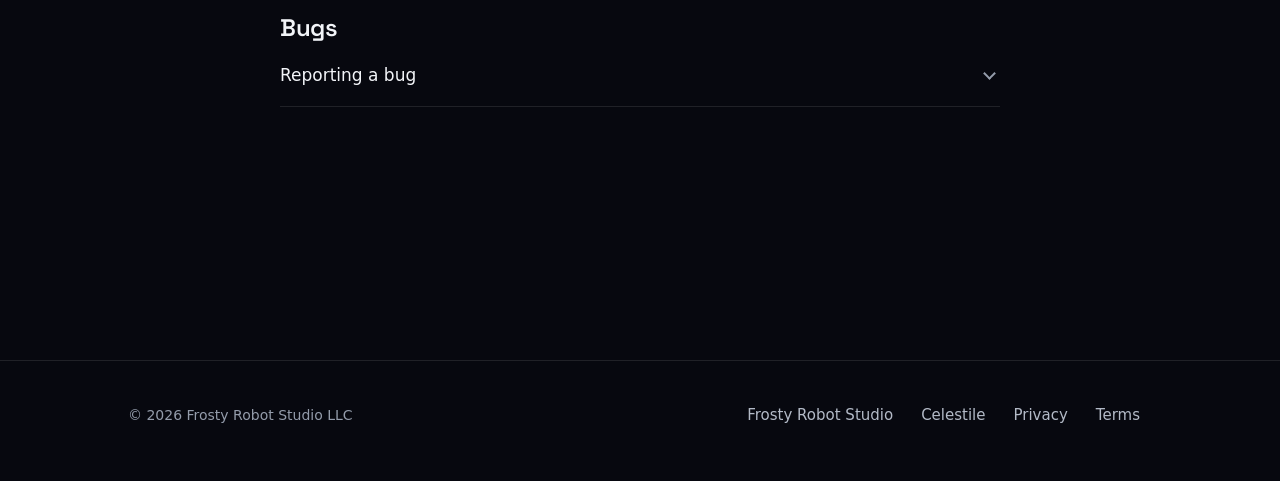
<file: celestile/support.html>
<!DOCTYPE html>
<html lang="en">
<head>
<meta charset="utf-8">
<meta name="viewport" content="width=device-width,initial-scale=1">
<title>Celestile — Support</title>
<meta name="description" content="Help with Celestile: restoring purchases, saved games, refunds, ads, languages and reporting a bug. Email contact@frostyrobotstudio.com.">
<meta name="theme-color" content="#07080f">
<link rel="canonical" href="https://frostyrobotstudio.com/celestile/support.html">
<link rel="icon" href="../assets/frs-mark.svg" type="image/svg+xml">
<link rel="apple-touch-icon" href="../assets/celestile-icon-180.png">
<meta property="og:type" content="website">
<meta property="og:title" content="Celestile — Support">
<meta property="og:description" content="Help with Celestile: restoring purchases, saved games, refunds, ads and reporting a bug.">
<meta property="og:url" content="https://frostyrobotstudio.com/celestile/support.html">
<meta property="og:image" content="https://frostyrobotstudio.com/assets/og-celestile.png">
<meta property="og:image:width" content="1200">
<meta property="og:image:height" content="630">
<meta name="twitter:card" content="summary_large_image">
<link rel="stylesheet" href="../site.css">
<style>
/* ---------------------------------------------------------------------------
   Support. A page someone reaches while annoyed, so it is a list of answers and
   nothing else: no hero, no marketing, the contact route above the fold.
   Tokens re-pointed at the game's palette exactly as celestile/index.html does.
   --------------------------------------------------------------------------- */

:root {
  --bg: #07080f;
  --bg-raised: #0d1018;
  --surface: #181b24;
  --hi: #f2f4f8;
  --mid: #b3bac7;
  --low: #949cab;
  --accent: #4ad6c4;
}

.stars {
  position: fixed;
  inset: 0;
  z-index: -2;
  pointer-events: none;
  opacity: 0.5;
  background-image:
    radial-gradient(1px 1px at 18% 14%, #ffffff90, transparent),
    radial-gradient(1px 1px at 62% 8%, #ffffff70, transparent),
    radial-gradient(1.5px 1.5px at 84% 26%, #ffffff80, transparent),
    radial-gradient(1px 1px at 33% 39%, #ffffff60, transparent),
    radial-gradient(1px 1px at 9% 62%, #ffffff70, transparent),
    radial-gradient(1.5px 1.5px at 71% 55%, #ffffff60, transparent),
    radial-gradient(1px 1px at 45% 78%, #ffffff70, transparent),
    radial-gradient(1px 1px at 92% 88%, #ffffff50, transparent);
}

.page {
  max-width: 760px;
  margin: 0 auto;
  padding: clamp(28px, 5vw, 56px) 20px clamp(72px, 9vw, 112px);
}

.page h1 {
  font-size: clamp(2rem, 5vw, 2.75rem);
  font-weight: 600;
  letter-spacing: -0.03em;
  margin: 22px 0 10px;
}

.lede {
  color: var(--mid);
  font-size: clamp(1rem, 1.6vw, 1.125rem);
  max-width: 56ch;
}

/* The contact route, first. Anyone on this page wants a human, and burying
   that under an FAQ only makes them scroll before they email anyway. */
.contact {
  margin: 30px 0 8px;
  padding: 22px 24px;
  border: 1px solid color-mix(in srgb, var(--accent) 34%, transparent);
  border-radius: 12px;
  background: color-mix(in srgb, var(--accent) 7%, var(--bg-raised));
}

.contact a {
  font-size: clamp(1.0625rem, 2.2vw, 1.375rem);
  font-weight: 600;
  overflow-wrap: anywhere;
}

.contact p {
  margin-top: 10px;
  color: var(--mid);
  font-size: 0.9375rem;
}

h2 {
  font-size: clamp(1.25rem, 2.4vw, 1.5rem);
  font-weight: 600;
  letter-spacing: -0.02em;
  margin: clamp(46px, 6vw, 68px) 0 4px;
}

/* Native disclosure: it is keyboard-operable, findable by the browser's own
   in-page search, and needs no script. */
details {
  border-bottom: 1px solid var(--hairline);
}

details summary {
  cursor: pointer;
  list-style: none;
  padding: 17px 34px 17px 0;
  position: relative;
  color: var(--hi);
  font-weight: 500;
}

details summary::-webkit-details-marker { display: none; }

details summary::after {
  content: '';
  position: absolute;
  right: 6px;
  top: 50%;
  width: 9px;
  height: 9px;
  margin-top: -6px;
  border-right: 2px solid var(--low);
  border-bottom: 2px solid var(--low);
  transform: rotate(45deg);
  transition: transform 160ms var(--ease-out);
}

details[open] summary::after { transform: rotate(-135deg); margin-top: -2px; }
details summary:focus-visible { outline: 2px solid var(--accent); outline-offset: 3px; }

.answer { padding: 0 0 20px; color: var(--mid); }
.answer p + p, .answer ol, .answer ul { margin-top: 12px; }
.answer ol, .answer ul { padding-left: 22px; }
.answer li { margin-bottom: 7px; }
.answer strong { color: var(--hi); font-weight: 600; }

kbd {
  font: inherit;
  color: var(--hi);
  background: var(--surface);
  border: 1px solid var(--hairline);
  border-radius: 5px;
  padding: 1px 6px;
  white-space: nowrap;
}

@media (prefers-reduced-motion: reduce) {
  details summary::after { transition: none; }
}

@media (forced-colors: active) {
  .contact { border: 1px solid CanvasText; }
  details { border-bottom: 1px solid CanvasText; }
}
</style>
</head>
<body>
<div class="nav-sentinel" aria-hidden="true"></div>
<a class="skip" href="#main">Skip to content</a>
<div class="stars" aria-hidden="true"></div>
<div class="field" aria-hidden="true"></div>

<header class="nav" id="nav">
  <div class="shell nav__inner">
    <a class="brand" href="../">
      <img class="brand__mark" src="../assets/frs-mark.svg" alt="" width="26" height="26">
      Frosty Robot Studio
    </a>
    <nav class="nav__links" aria-label="Celestile">
      <a class="nav__link" href="./">Celestile</a>
    </nav>
  </div>
</header>

<main id="main" class="page">

  <!-- The product name is in the heading rather than on a label above it: a
       small caps line stacked over a title is the eyebrow pattern (slop gate 4),
       and this page has one subject, so the heading can just say it. -->
  <h1>Celestile support</h1>
  <p class="lede">
    Celestile is made by one small studio, so support is one person reading
    email. Most answers are below; if yours is not, write and you will get a
    reply from a human.
  </p>

  <div class="contact">
    <a href="mailto:contact@frostyrobotstudio.com?subject=Celestile%20support">contact@frostyrobotstudio.com</a>
    <p>
      Usually answered within two business days. Telling us your device, your
      iOS or Android version, and what you were doing when it went wrong saves
      a round trip.
    </p>
  </div>

  <h2>Purchases</h2>

  <details>
    <summary>I bought a faction and it is gone</summary>
    <div class="answer">
      <p>
        Open <kbd>Settings</kbd> in the game and tap <strong>Restore
        Purchases</strong>. Factions are tied to the store account you bought
        them with, not to the device, so this brings them back after a
        reinstall or on a new phone.
      </p>
      <p>
        It has to be the same Apple Account or Google account that made the
        purchase. If you have more than one, that is almost always the reason.
      </p>
    </div>
  </details>

  <details>
    <summary>Restore Purchases says there is nothing to restore</summary>
    <div class="answer">
      <p>Three things cause this, in order of likelihood:</p>
      <ol>
        <li>You are signed in to a different store account from the one that paid.</li>
        <li>The purchase did not complete. Check for a receipt email from Apple or Google — if there is none, you were not charged.</li>
        <li>The device is offline. Restoring needs a connection even though the game does not.</li>
      </ol>
      <p>
        If you have a receipt and it still will not restore, email us with the
        receipt and we will sort it out.
      </p>
    </div>
  </details>

  <details>
    <summary>I want a refund</summary>
    <div class="answer">
      <p>
        Refunds are handled by the store, not by us — we never see your payment
        details and cannot issue one.
      </p>
      <ul>
        <li>iOS — <a href="https://reportaproblem.apple.com">reportaproblem.apple.com</a></li>
        <li>Android — Google Play, Order history, then Request a refund</li>
      </ul>
      <p>
        If something went wrong on our side, tell us anyway. We will help you
        make the case.
      </p>
    </div>
  </details>

  <details>
    <summary>I paid but I am still seeing ads</summary>
    <div class="answer">
      <p>
        Buying any faction removes advertising permanently. If ads are still
        appearing, the app has not seen the purchase yet: tap
        <kbd>Settings</kbd> › <strong>Restore Purchases</strong>, then start a
        match.
      </p>
    </div>
  </details>

  <h2>Your game</h2>

  <details>
    <summary>My progress disappeared</summary>
    <div class="answer">
      <p>
        <strong>Celestile saves only on your device.</strong> There is no cloud
        save and no account, which is also why the game needs no connection and
        asks for nothing about you.
      </p>
      <p>
        The consequence is blunt: deleting the app deletes your progress,
        records and achievements, and we hold no copy and cannot restore them.
        Purchases are the exception — those are recorded against your store
        account and come back with Restore Purchases.
      </p>
      <p>
        If progress vanished <em>without</em> the app being deleted, that is a
        bug and we want to hear about it.
      </p>
    </div>
  </details>

  <details>
    <summary>The game is in the wrong language</summary>
    <div class="answer">
      <p>
        <kbd>Settings</kbd> › <strong>Language</strong>. Celestile ships in
        English, Spanish, Russian, German, French, Portuguese, Hindi, Korean and
        Japanese, and each is listed in its own script so you can find yours
        without reading English first.
      </p>
    </div>
  </details>

  <details>
    <summary>The text is too small</summary>
    <div class="answer">
      <p>
        <kbd>Settings</kbd> › <strong>Text size</strong> has four steps up to
        Very large, and it scales the whole interface rather than just the
        menus.
      </p>
    </div>
  </details>

  <details>
    <summary>The AI takes too long</summary>
    <div class="answer">
      <p>
        Turns you cannot see already resolve instantly. To skip the ones you can
        see as well, turn on <kbd>Settings</kbd> › <strong>Skip AI turns</strong>.
      </p>
    </div>
  </details>

  <h2>Ads</h2>

  <details>
    <summary>When do ads appear?</summary>
    <div class="answer">
      <p>
        One full-screen ad, immediately before a new match, and only after your
        first two matches of the day. There are no banners, and nothing in the
        game is locked behind watching one.
      </p>
      <p>
        <strong>In the EEA, the UK and Switzerland there are no ads at all.</strong>
        Rather than ask for consent to personalised advertising, advertising is
        switched off entirely in those regions.
      </p>
    </div>
  </details>

  <details>
    <summary>How do I stop personalised ads?</summary>
    <div class="answer">
      <ul>
        <li>iOS — <kbd>Settings</kbd> › Privacy &amp; Security › Tracking, and turn off Celestile.</li>
        <li>Android — Google settings, where you can reset or delete your advertising ID.</li>
      </ul>
      <p>
        You will still see ads, but they will be less relevant and no cross-app
        tracking takes place. Buying a faction removes them entirely.
      </p>
    </div>
  </details>

  <h2>Privacy</h2>

  <details>
    <summary>Delete my data</summary>
    <div class="answer">
      <p>
        There is no account and nothing of yours is stored on our systems, so
        deleting the app from your device deletes everything it holds.
      </p>
      <p>
        To have the purchase record held by our payments provider deleted as
        well, email us and say which store you bought through and roughly when.
      </p>
      <p>
        The full detail is in the
        <a href="privacy.html">Privacy Policy</a>, which is available in all
        nine languages the game ships in.
      </p>
    </div>
  </details>

  <h2>Bugs</h2>

  <details>
    <summary>Reporting a bug</summary>
    <div class="answer">
      <p>Useful things to include, roughly in order of how much they help:</p>
      <ul>
        <li>What you expected, and what happened instead.</li>
        <li>A screenshot. For anything on the board this is worth several paragraphs.</li>
        <li>Your device and OS version.</li>
        <li>Which faction you were playing and roughly which round it was.</li>
      </ul>
      <p>
        Combat in Celestile is deterministic, so if a fight ever resolved
        differently from the forecast shown above it, that is a serious bug and
        worth reporting even if it only happened once.
      </p>
    </div>
  </details>

</main>

<footer class="foot">
  <div class="shell foot__inner">
    <p class="foot__note">&copy; 2026 Frosty Robot Studio LLC</p>
    <ul class="foot__links" role="list">
      <li><a href="../">Frosty Robot Studio</a></li>
      <li><a href="./">Celestile</a></li>
      <li><a href="privacy.html">Privacy</a></li>
      <li><a href="terms.html">Terms</a></li>
    </ul>
  </div>
</footer>

<script src="../site.js"></script>
</body>
</html>
</file>
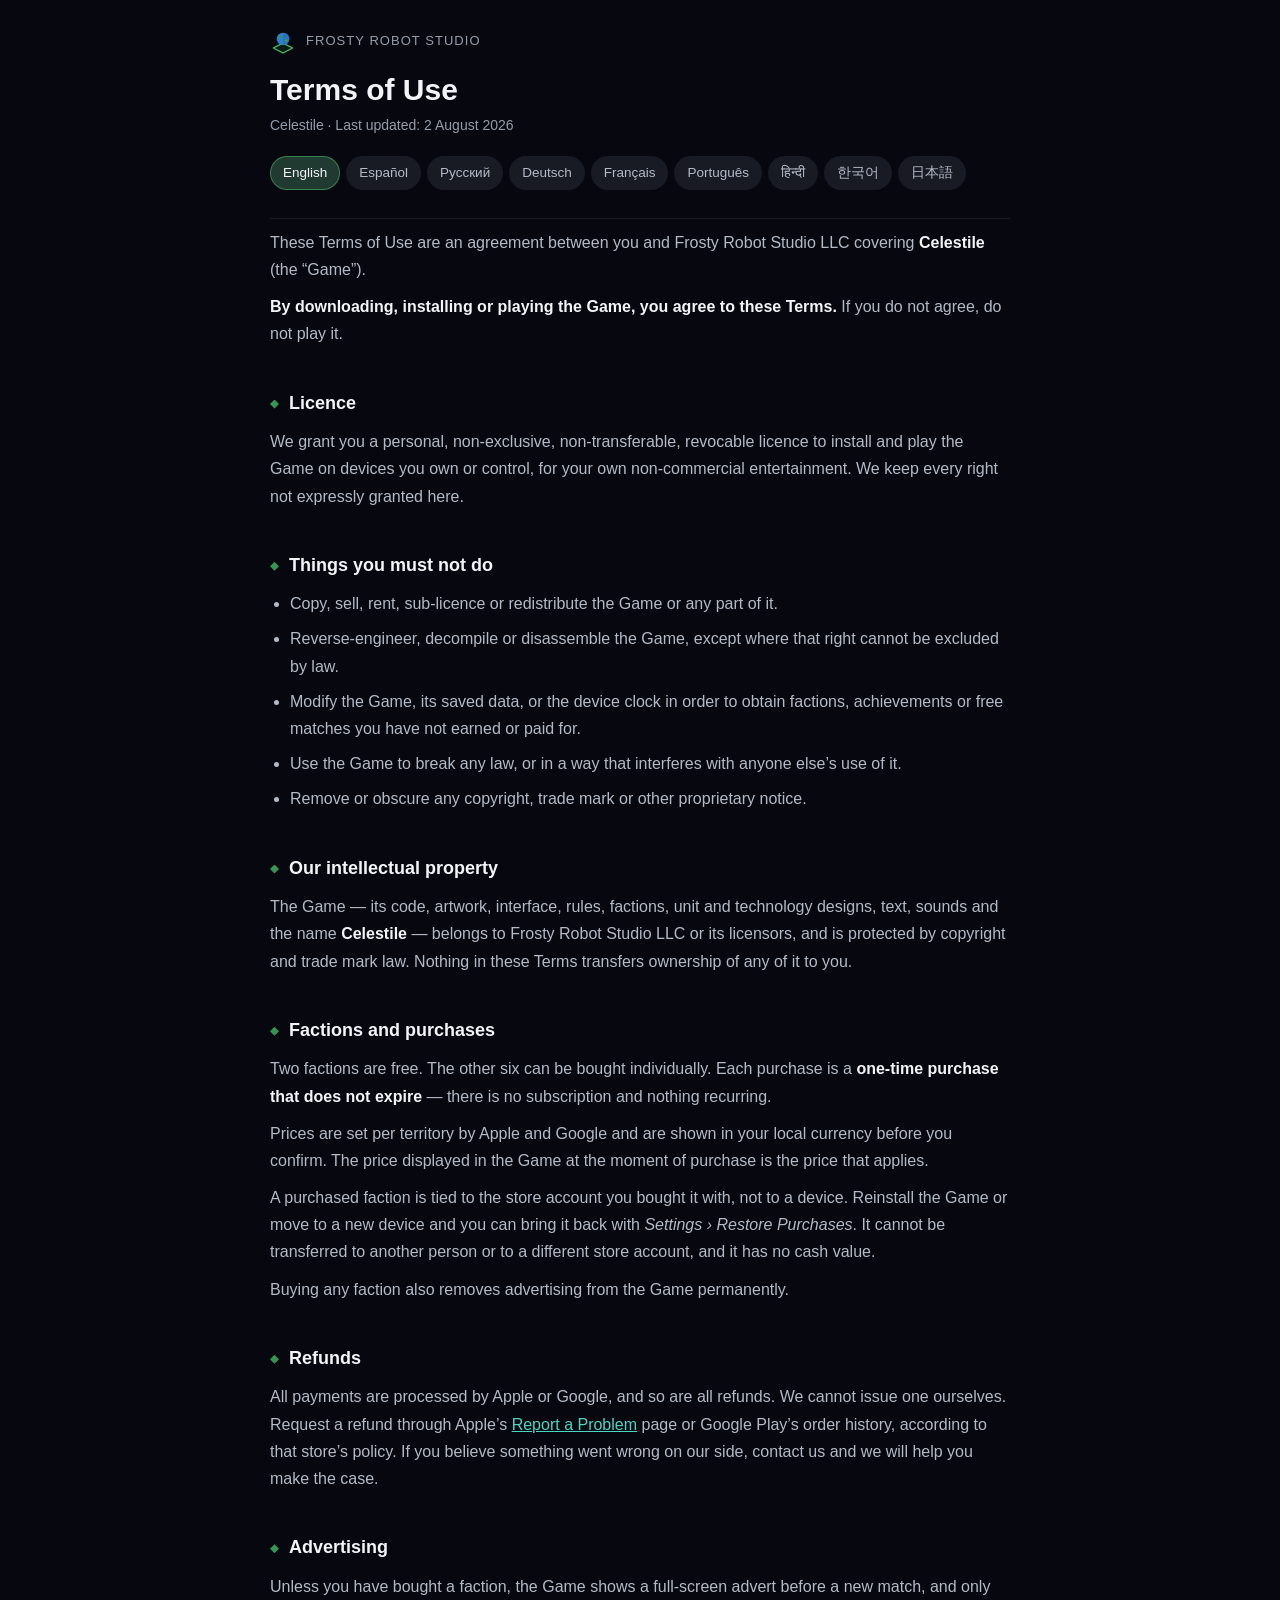
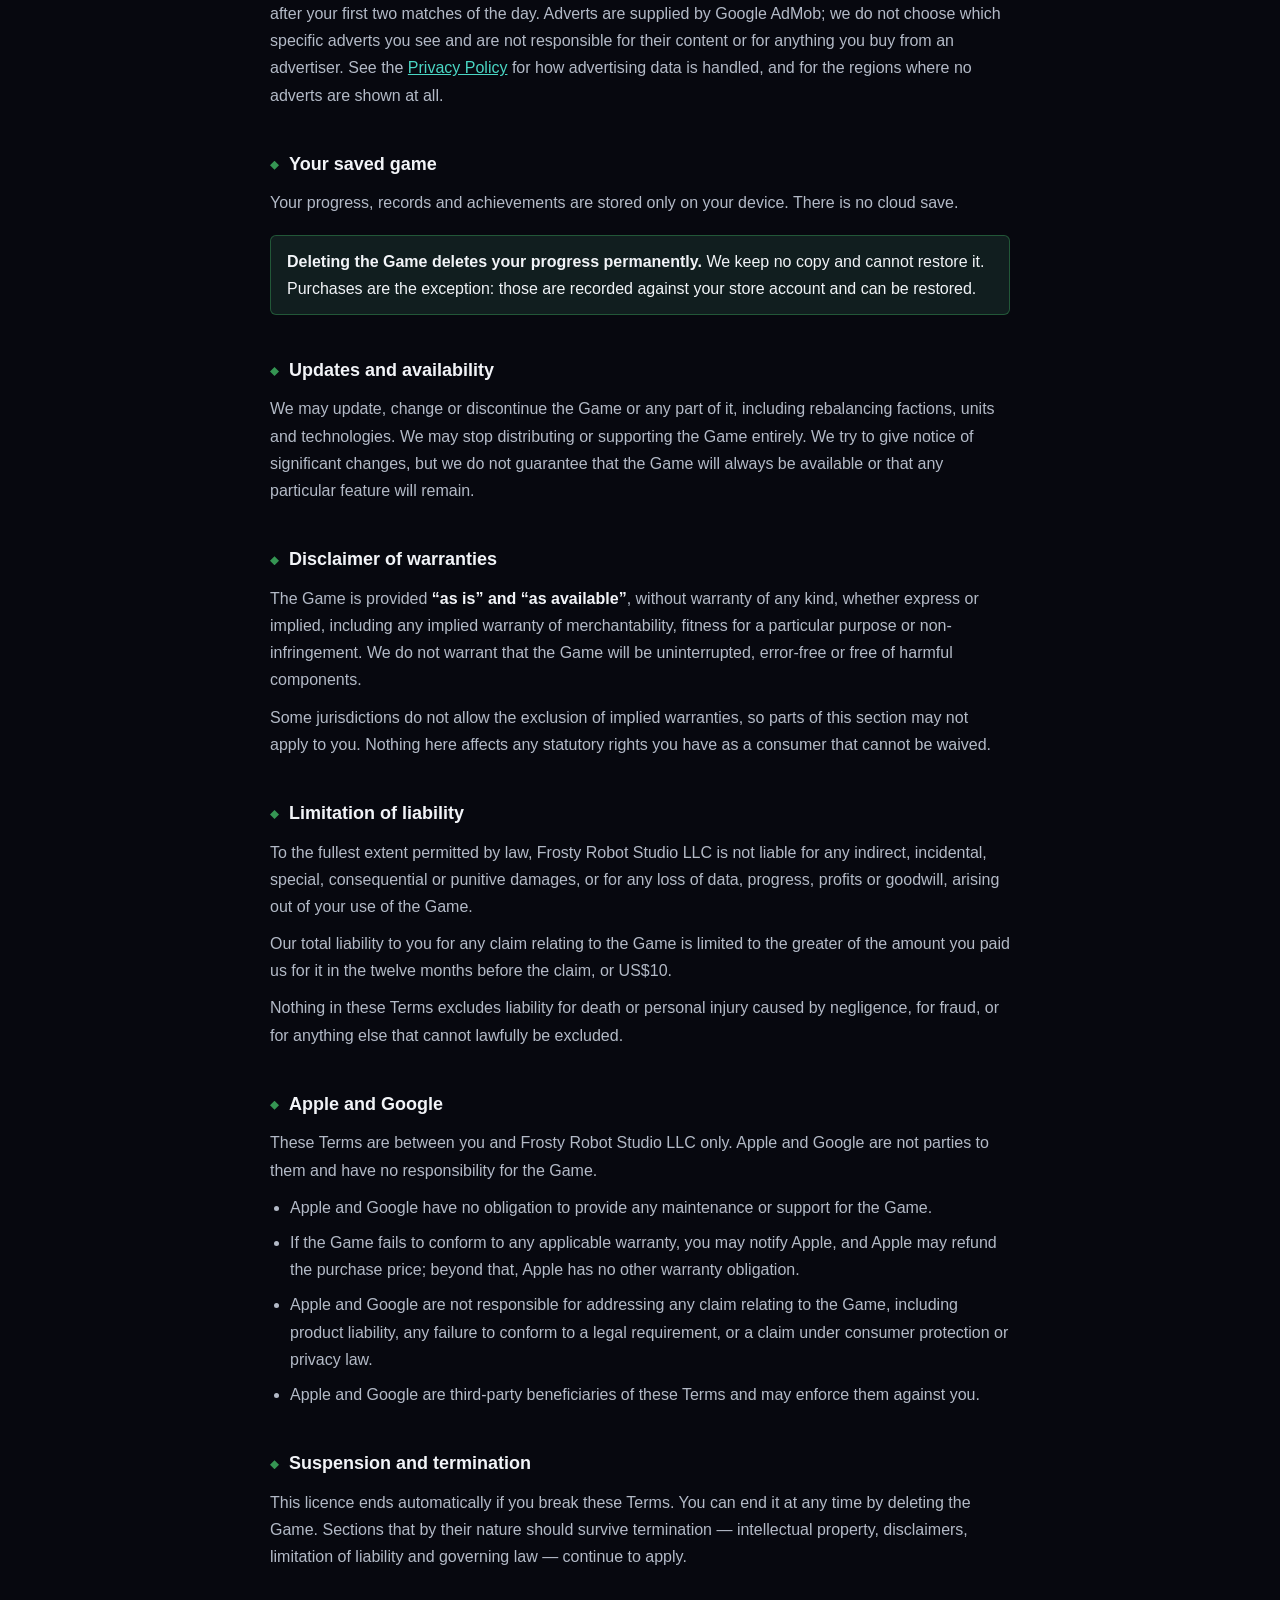
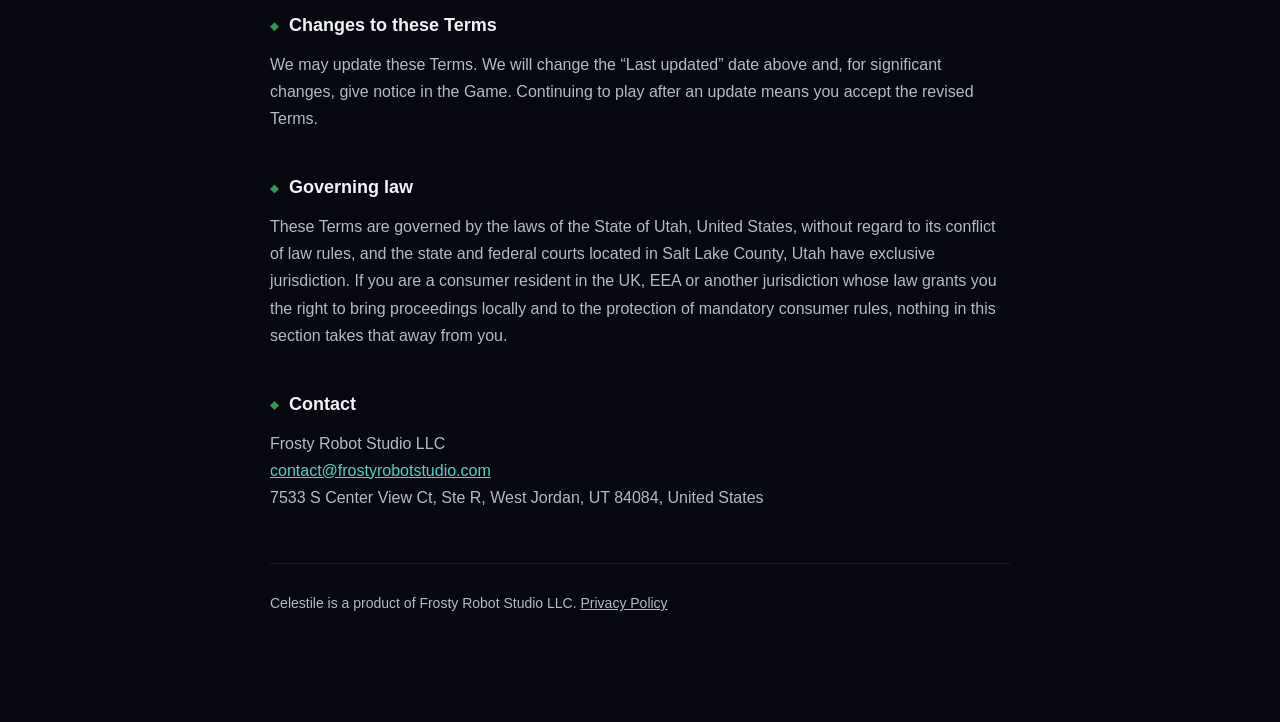
<file: celestile/terms.html>
<!DOCTYPE html>
<html lang="en">
<head>
<meta charset="utf-8">
<meta name="viewport" content="width=device-width,initial-scale=1">
<meta name="robots" content="index,follow">
<!-- Static title and description, in English, as the pre-JS floor. See the
     matching note in privacy.html. -->
<title>Terms of Use — Celestile</title>
<meta name="description" content="The terms you agree to when you play Celestile: purchases, the licence, acceptable use, and how disputes are handled. Available in nine languages.">
<link rel="stylesheet" href="legal.css">
</head>
<body data-doc="terms">
<div class="wrap">

  <header>
    <div class="brand">
      <!-- The app's mark: an iso tile with a world on it. -->
      <svg class="mark" viewBox="0 0 100 100" aria-hidden="true">
        <polygon points="50,58 87,77 50,96 13,77" fill="#0b1a12" stroke="#45c46a" stroke-width="5" stroke-linejoin="round"/>
        <circle cx="50" cy="42" r="24" fill="#2f7fd0"/>
        <path d="M50 18 a24 24 0 0 1 0 48 z" fill="#2b73bd"/>
        <path d="M34 27 l14 8 -14 8 z M58 40 l14 8 -14 8 z" fill="#2f9a5c"/>
      </svg>
      <a href="/">Frosty Robot Studio</a>
    </div>
    <h1 id="title"></h1>
    <p class="meta" id="meta"></p>
    <ul class="langs" aria-label="Language"></ul>
  </header>

  <main id="doc"></main>

  <footer id="foot"></footer>

</div>

<script src="content-en.js"></script>
<script src="content-es.js"></script>
<script src="content-ru.js"></script>
<script src="content-de.js"></script>
<script src="content-fr.js"></script>
<script src="content-pt.js"></script>
<script src="content-hi.js"></script>
<script src="content-ko.js"></script>
<script src="content-ja.js"></script>
<script src="legal.js"></script>
</body>
</html>
</file>
<file: site.css>
/* Frosty Robot Studio — shared foundation.
   Loaded by index.html and celestile/index.html.

   The split: this file owns the token system and every construct that appears
   on both pages — nav, buttons, footer, hero shell, image frames, the layout
   primitives, the isometric field, focus and reduced motion. A page's <style>
   block owns only what exists on that page alone, plus the token values that
   make it that page.

   Token names describe roles, not brands, because the Celestile page becomes
   the game purely by re-pointing them: --bg, --surface, --accent and the text
   ramp are filled in with the studio's ice values here and with the game's own
   palette there. The two product colours are named after the products, because
   those are stable facts rather than roles. */

/* --- display face -------------------------------------------------------
   Space Grotesk is Celestile's own display face, self-hosted from the game
   repo. Using it means the studio's voice is literally the product's voice
   rather than a font picked off a shelf — and it costs one 22 KB request from
   our own origin. No third-party font host: this site makes zero external
   requests. The URL resolves against this stylesheet, so celestile/ gets it. */
@font-face {
  font-family: 'Space Grotesk';
  src: url('fonts/space-grotesk-latin.woff2') format('woff2');
  font-weight: 300 700;
  font-style: normal;
  font-display: swap;
}

:root {
  /* Ground. The studio's is a blue-biased ice; Celestile re-points these. */
  --bg: #06080e;
  --bg-raised: #0b0f18;
  --surface: #131926;
  --hairline: #ffffff1a;
  --hairline-strong: #ffffff2e;

  /* Text ramp. --low is the floor: 7.6:1 on --bg, 6.7:1 on --surface. */
  --hi: #f4f7fb;
  --mid: #b6c1d2;
  --low: #94a1b5;

  /* The interface accent: links, focus rings, the lattice, the primary button.
     Ice cyan for the studio; the game's teal on the Celestile page. */
  --accent: #7fd8e8;

  /* Product colours. Each names a product rather than a role, and each appears
     only where that product does. */
  --celestile: #45c46a;
  --timber: #e2a44a;

  /* The ink each accent takes when it is a button ground. Tokens rather than
     literals at the call site, so a change to an accent has one place to
     follow it (slop gate 42). Both are near-black tinted toward their own
     hue, not the same neutral. */
  --celestile-ink: #04170b;
  --timber-ink: #1d1102;

  --font-display: 'Space Grotesk', ui-sans-serif, system-ui, sans-serif;
  --font-body: ui-sans-serif, system-ui, -apple-system, 'Segoe UI', Roboto,
    Helvetica, Arial, sans-serif;

  /* One curve. Everything on this site is either entering or responding to a
     press, and both want a strong ease-out. */
  --ease-out: cubic-bezier(0.23, 1, 0.32, 1);

  --shell: 1120px;
  --gutter: clamp(20px, 5vw, 48px);
  --band: clamp(88px, 11vw, 156px);
  --nav-h: 64px;

  /* Radii, by the kind of object each belongs to. */
  --radius-frame: 20px;  /* a screenshot */
  --radius-icon: 22px;   /* an app icon */
  --radius-panel: 14px;  /* a panel or table container */
  --radius-control: 10px; /* a button or badge */

  /* Near-black page: tell the UA so scrollbars and default controls match. */
  color-scheme: dark;
}

*,
*::before,
*::after {
  box-sizing: border-box;
}

html {
  -webkit-text-size-adjust: 100%;
  scroll-behavior: smooth;
}

@media (prefers-reduced-motion: reduce) {
  html {
    scroll-behavior: auto;
  }
}

body {
  margin: 0;
  background: var(--bg);
  color: var(--mid);
  font-family: var(--font-body);
  font-size: 17px;
  line-height: 1.65;
}

img,
svg {
  display: block;
  max-width: 100%;
}

/* --- type ---------------------------------------------------------------- */

h1,
h2,
h3 {
  font-family: var(--font-display);
  color: var(--hi);
  font-weight: 600;
  letter-spacing: -0.03em;
  line-height: 1.08;
  margin: 0;
  text-wrap: balance;
  /* Display type runs to 88px; one long product name would otherwise push the
     page sideways at 320px. */
  overflow-wrap: break-word;
}

h1 {
  font-size: clamp(2.5rem, 7vw, 5.25rem);
}

h2 {
  font-size: clamp(1.75rem, 3.4vw, 2.75rem);
}

h3 {
  font-size: clamp(1.125rem, 1.7vw, 1.375rem);
  letter-spacing: -0.02em;
  line-height: 1.25;
}

p {
  margin: 0;
  max-width: 68ch;
}

a {
  color: var(--accent);
  text-decoration-thickness: 1px;
  text-underline-offset: 3px;
}

/* The utility voice: spec keys, table keys, captions. Space Grotesk small with
   wide tracking, and tabular figures so numbers line up. Never used as a kicker
   above a heading. */
.label {
  font-family: var(--font-display);
  font-size: 0.75rem;
  font-weight: 500;
  letter-spacing: 0.09em;
  text-transform: uppercase;
  color: var(--low);
  font-variant-numeric: tabular-nums;
}

/* --- focus & skip -------------------------------------------------------- */

:focus-visible {
  outline: 2px solid var(--accent);
  outline-offset: 3px;
  border-radius: 4px;
}

.skip {
  position: absolute;
  left: 16px;
  top: 16px;
  z-index: 100;
  padding: 12px 18px;
  background: var(--accent);
  color: var(--bg);
  font-weight: 600;
  border-radius: var(--radius-control);
  text-decoration: none;
  /* transform, not top: top is a layout property and would trigger layout,
     paint and composite for what is a pure movement. */
  transform: translateY(-140px);
  transition: transform 180ms var(--ease-out);
}

.skip:focus {
  transform: translateY(0);
}

/* The skip target takes focus programmatically, so it needs tabindex="-1" in
   the markup and must not then draw a ring when clicked into. */
#main:focus {
  outline: none;
}

/* --- layout -------------------------------------------------------------- */

.shell {
  width: 100%;
  max-width: var(--shell);
  margin: 0 auto;
  padding-inline: var(--gutter);
}

.band {
  padding-block: var(--band) 0;
}

/* Anything an anchor can land on has to clear the sticky bar. */
[id] {
  scroll-margin-top: calc(var(--nav-h) + 32px);
}

/* Watched by site.js to decide when the nav has something behind it. Authored
   here rather than injected so the mechanism is visible in the markup. */
.nav-sentinel {
  position: absolute;
  top: 0;
  left: 0;
  width: 1px;
  height: 1px;
  pointer-events: none;
}

/* --- the editorial split -------------------------------------------------
   Used only where the body is a long list the heading captions. A rail beside
   two lines of prose is dead space, so short sections use .stage or set their
   heading full width instead.

   Section-internal spacing is owned by exactly two rules — this one and
   .stage's — plus the first-child margins of the blocks themselves. */

.split {
  display: grid;
  gap: 22px clamp(40px, 6vw, 88px);
}

@media (min-width: 900px) {
  .split {
    grid-template-columns: minmax(0, 320px) minmax(0, 1fr);
    align-items: start;
  }

  /* The heading rides down beside a long list instead of leaving a column of
     nothing under it. Sticky inside its own grid row, so it releases at the end
     of its section rather than colliding with the next one. */
  .split > h2 {
    position: sticky;
    top: calc(var(--nav-h) + 40px);
  }
}

.split__body > * + * {
  margin-top: 22px;
}

/* Centred composition, for a section that is one object rather than a list. */
.stage {
  text-align: center;
}

.stage > * + * {
  margin-top: 26px;
}

.stage p {
  margin-inline: auto;
  max-width: 60ch;
}

/* --- hero ----------------------------------------------------------------
   Both pages open the same way: a centred column under one soft light from
   above. Only the colour of the light differs, so only the colour is set per
   page. */

.hero {
  position: relative;
  text-align: center;
  padding-block: clamp(40px, 6vw, 76px) 0;
}

.hero::before {
  content: '';
  position: absolute;
  top: -165px;
  left: 50%;
  width: min(820px, 100%);
  height: 650px;
  transform: translateX(-50%);
  background: radial-gradient(50% 50% at 50% 43%, var(--hero-light, transparent) 0%, transparent 70%);
  pointer-events: none;
}

.hero__inner {
  position: relative;
}

/* --- image frame ---------------------------------------------------------
   One treatment for every screenshot on the site. */

.frame {
  height: auto;
  border: 1px solid var(--hairline-strong);
  border-radius: var(--radius-frame);
}

/* --- nav ----------------------------------------------------------------- */

.nav {
  position: sticky;
  top: 0;
  z-index: 40;
  background: color-mix(in srgb, var(--bg) 84%, transparent);
  backdrop-filter: blur(14px);
  -webkit-backdrop-filter: blur(14px);
  border-bottom: 1px solid transparent;
  transition: border-color 200ms ease;
}

/* Phones are where the blur costs most and buys least — the 84%-opaque colour
   already separates the bar from the page on its own. */
@media (max-width: 700px) {
  .nav {
    backdrop-filter: none;
    -webkit-backdrop-filter: none;
    background: color-mix(in srgb, var(--bg) 94%, transparent);
  }
}

/* The rule only appears once there is content behind the bar to separate it
   from — before that it would be a line under nothing. */
.nav.is-stuck {
  border-bottom-color: var(--hairline);
}

.nav__inner {
  display: flex;
  flex-wrap: wrap;
  align-items: center;
  gap: 8px 20px;
  min-height: var(--nav-h);
  padding-block: 8px;
}

.brand {
  display: inline-flex;
  align-items: center;
  gap: 10px;
  font-family: var(--font-display);
  font-size: 0.8125rem;
  font-weight: 500;
  letter-spacing: 0.08em;
  text-transform: uppercase;
  color: var(--mid);
  text-decoration: none;
  padding-block: 10px;
}

.brand:hover {
  color: var(--hi);
}

.brand__mark {
  width: 26px;
  height: 26px;
  flex: none;
}

.nav__links {
  display: flex;
  align-items: center;
  gap: 4px;
  margin-left: auto;
}

/* One quiet 44px text control, used by the nav and the footer. They were two
   identical definitions before; a single rule stops them drifting apart. */
.nav__link,
.foot__links a {
  display: inline-flex;
  align-items: center;
  min-height: 44px;
  padding: 0 12px;
  color: var(--mid);
  font-size: 0.9375rem;
  text-decoration: none;
  border-radius: 8px;
  transition: color 160ms ease, background-color 160ms ease;
}

.nav__link:hover,
.foot__links a:hover {
  color: var(--hi);
  background-color: var(--hairline);
}

@media (max-width: 400px) {
  .brand {
    font-size: 0.75rem;
    gap: 8px;
  }

  .nav__link {
    padding: 0 9px;
    font-size: 0.875rem;
  }
}

/* --- buttons ------------------------------------------------------------- */

.btn {
  display: inline-flex;
  align-items: center;
  justify-content: center;
  gap: 10px;
  min-height: 48px;
  padding: 12px 22px;
  border: 1px solid transparent;
  border-radius: var(--radius-control);
  font-family: var(--font-display);
  font-size: 1rem;
  font-weight: 600;
  letter-spacing: -0.01em;
  text-decoration: none;
  cursor: pointer;
  transition: transform 160ms var(--ease-out), background-color 160ms ease,
    border-color 160ms ease, color 160ms ease;
}

.btn:active {
  transform: scale(0.97);
}

.btn--primary {
  background-color: var(--accent);
  color: var(--bg);
}

.btn--ghost {
  background-color: transparent;
  border-color: var(--hairline-strong);
  color: var(--hi);
}

.btn--celestile {
  background-color: var(--celestile);
  color: var(--celestile-ink);
}

.btn--timber {
  background-color: var(--timber);
  color: var(--timber-ink);
}

/* The Attack button ships disabled and is enabled by site.js, so a visitor
   without scripting sees a control that says it is unavailable rather than one
   that looks live and does nothing. */
.btn:disabled {
  cursor: default;
  opacity: 0.55;
}

.btn:disabled:active {
  transform: none;
}

@media (hover: hover) and (pointer: fine) {
  .btn--primary:not(:disabled):hover {
    background-color: color-mix(in srgb, var(--accent) 84%, #ffffff);
  }

  .btn--celestile:not(:disabled):hover {
    background-color: color-mix(in srgb, var(--celestile) 84%, #ffffff);
  }

  .btn--timber:not(:disabled):hover {
    background-color: color-mix(in srgb, var(--timber) 84%, #ffffff);
  }

  .btn--ghost:not(:disabled):hover {
    border-color: var(--accent);
    color: var(--accent);
  }
}

/* --- footer -------------------------------------------------------------- */

.foot {
  margin-top: var(--band);
  border-top: 1px solid var(--hairline);
}

.foot__inner {
  display: flex;
  flex-wrap: wrap;
  align-items: center;
  justify-content: space-between;
  gap: 12px 32px;
  padding-block: 32px 44px;
}

.foot__links {
  display: flex;
  flex-wrap: wrap;
  gap: 4px;
  margin: 0;
  padding: 0;
  list-style: none;
}

.foot__note {
  font-size: 0.875rem;
  color: var(--low);
}

/* --- the isometric field -------------------------------------------------
   Two line sets at the board's own angles. Not a decorative grid overlay: an
   isometric lattice is literally the surface these games are drawn on, and the
   radial mask fades it out below the hero so it reads as a surface the page is
   standing on rather than as wallpaper. Shared by both pages, tinted by
   whichever accent that page has set. */

.field {
  position: fixed;
  inset: 0;
  z-index: -1;
  pointer-events: none;
  background:
    repeating-linear-gradient(30deg, color-mix(in srgb, var(--accent) 7%, transparent) 0 1px, transparent 1px 74px),
    repeating-linear-gradient(150deg, color-mix(in srgb, var(--accent) 7%, transparent) 0 1px, transparent 1px 74px);
  -webkit-mask-image: radial-gradient(120% 74% at 50% 22%, #000 0%, transparent 72%);
  mask-image: radial-gradient(120% 74% at 50% 22%, #000 0%, transparent 72%);
}

/* --- reduced motion ------------------------------------------------------
   Fewer and gentler, not zero. Movement goes; colour, opacity and the press
   feedback that tells you the interface heard you all stay.

   The transition override lists properties rather than shortening durations:
   transition-property initialises to `all`, so setting a duration on `*` would
   hand reduced-motion users MORE transition surface than everyone else. */

@media (prefers-reduced-motion: reduce) {
  *,
  *::before,
  *::after {
    animation-duration: 0.01ms !important;
    animation-delay: 0s !important;
    animation-iteration-count: 1 !important;
    transition-property: opacity, color, background-color, border-color, fill,
      stroke, box-shadow !important;
    scroll-behavior: auto !important;
  }

  /* Press feedback stops being a movement and becomes a colour change. The
     filled variants darken rather than being re-coloured, because overriding
     background-color here outranks the variant classes and would erase them. */
  .btn:active {
    transform: none;
  }

  .btn--ghost:active {
    background-color: var(--hairline);
  }

  .btn--primary:not(:disabled):active {
    background-color: color-mix(in srgb, var(--accent) 74%, #000);
  }

  .btn--celestile:not(:disabled):active {
    background-color: color-mix(in srgb, var(--celestile) 74%, #000);
  }

  .btn--timber:not(:disabled):active {
    background-color: color-mix(in srgb, var(--timber) 74%, #000);
  }

  .skip {
    transition: none;
  }
}

/* --- forced colours ------------------------------------------------------
   Windows High Contrast replaces every colour but leaves background-image
   alone, so anything that draws with a background or a gap disappears while
   the decorative gradients survive as noise. Both halves need saying. */

@media (forced-colors: active) {
  .field {
    display: none;
  }

  .nav.is-stuck {
    border-bottom-color: CanvasText;
  }

  .frame {
    border-color: CanvasText;
  }
}
</file>
<file: celestile/legal.css>
/* Celestile legal pages.
   Palette lifted from the game's own tokens so the policy looks like it belongs
   to the app it describes, rather than a stock document. The isometric diamond
   is the game's identity motif; it marks each section here too. */

:root {
  --void: #07080f;
  --deep: #0d1018;
  --surface: #181b24;
  --surface-2: #22262f;
  --hairline: #ffffff14;
  --hi: #f2f4f8;
  --mid: #b3bac7;
  --low: #949cab;
  --player: #45c46a;
  --accent: #4ad6c4;
}

* { box-sizing: border-box; }

body {
  margin: 0;
  background: var(--void);
  color: var(--hi);
  font: 16px/1.7 -apple-system, BlinkMacSystemFont, "Segoe UI", Roboto, Helvetica, Arial, sans-serif;
  /* Hindi, Korean and Japanese need their own fallbacks or the browser picks
     something with the wrong weight and the page looks broken in three of the
     nine languages. */
  font-family: -apple-system, BlinkMacSystemFont, "Segoe UI", Roboto, "Noto Sans",
    "Noto Sans Devanagari", "Noto Sans KR", "Noto Sans JP", Helvetica, Arial, sans-serif;
  -webkit-text-size-adjust: 100%;
}

.wrap { max-width: 780px; margin: 0 auto; padding: 28px 20px 96px; }

/* --- header --------------------------------------------------------- */

header { border-bottom: 1px solid var(--hairline); padding-bottom: 20px; }

.brand {
  display: flex; align-items: center; gap: 10px;
  font-size: 13px; letter-spacing: 0.08em; text-transform: uppercase; color: var(--low);
}
.brand a { color: var(--low); text-decoration: none; }
.brand a:hover { color: var(--mid); }

/* The mark: an iso tile with a world on it, the same shape as the app icon. */
.mark { width: 26px; height: 26px; flex: none; }

h1 { font-size: 30px; line-height: 1.2; margin: 18px 0 6px; font-weight: 650; }
.meta { color: var(--low); font-size: 14px; margin: 0; }

/* --- language switcher ------------------------------------------------
   Every language reads in its own script. Someone looking for their language
   should not have to read English to find it — the same rule the game's own
   settings screen follows. */

.langs {
  display: flex; flex-wrap: wrap; gap: 6px; margin: 18px 0 0;
  padding: 0; list-style: none;
}
.langs button {
  font: inherit; font-size: 13.5px; line-height: 1;
  padding: 7px 12px; min-height: 34px;
  background: var(--surface); color: var(--mid);
  border: 1px solid transparent; border-radius: 999px;
  cursor: pointer; transition: background 120ms, color 120ms;
}
.langs button:hover { background: var(--surface-2); color: var(--hi); }
.langs button[aria-current="true"] {
  background: color-mix(in srgb, var(--player) 18%, var(--surface));
  border-color: color-mix(in srgb, var(--player) 55%, transparent);
  color: var(--hi);
}
.langs button:focus-visible { outline: 2px solid var(--accent); outline-offset: 2px; }

/* --- body ------------------------------------------------------------- */

h2 {
  font-size: 18px; margin: 40px 0 10px; color: var(--hi); font-weight: 620;
  display: flex; align-items: baseline; gap: 10px;
}
/* A small diamond instead of a number: the sections are not a sequence, so
   numbering them would imply an order that does not exist. */
h2::before {
  content: ""; flex: none;
  width: 9px; height: 9px; margin-bottom: 1px;
  background: var(--player); opacity: 0.75;
  clip-path: polygon(50% 0, 100% 50%, 50% 100%, 0 50%);
}

h3 { font-size: 15.5px; margin: 22px 0 4px; color: var(--mid); font-weight: 600; }
p { margin: 10px 0; color: var(--mid); }
strong { color: var(--hi); font-weight: 600; }
ul { padding-left: 20px; margin: 10px 0; }
li { margin-bottom: 8px; color: var(--mid); }
a { color: var(--accent); }
a:hover { color: var(--player); }

/* A tint and a hairline all the way round, not a 3px coloured stripe down one
   edge — that stripe is the stock "callout" tell (slop gate 17), and it also
   leaves the box unbordered on three sides, which reads as a rendering fault
   at small sizes. The tint still carries the emphasis. */
.note {
  background: color-mix(in srgb, var(--player) 8%, var(--deep));
  border: 1px solid color-mix(in srgb, var(--player) 34%, transparent);
  border-radius: 6px;
  padding: 12px 16px; margin: 18px 0;
}
.note p { margin: 0; color: var(--hi); }

/* Wide tables must scroll inside themselves rather than pushing the page
   sideways on a phone. */
.tablewrap { overflow-x: auto; margin: 14px 0; }
table { border-collapse: collapse; width: 100%; min-width: 460px; font-size: 14.5px; }
th, td { border: 1px solid var(--hairline); padding: 9px 11px; text-align: left; vertical-align: top; }
th { background: var(--surface); color: var(--hi); font-weight: 600; }
td { color: var(--mid); }

footer {
  margin-top: 52px; padding-top: 18px;
  border-top: 1px solid var(--hairline);
  color: var(--low); font-size: 14px;
}
footer a { color: var(--mid); }

/* The translated pages are a courtesy; the English text is the one that
   governs. Saying so quietly, at the foot of every translation. */
.governing { font-size: 13px; color: var(--low); margin-top: 10px; }

@media (max-width: 480px) {
  h1 { font-size: 25px; }
  .wrap { padding: 22px 16px 72px; }
}
</file>
